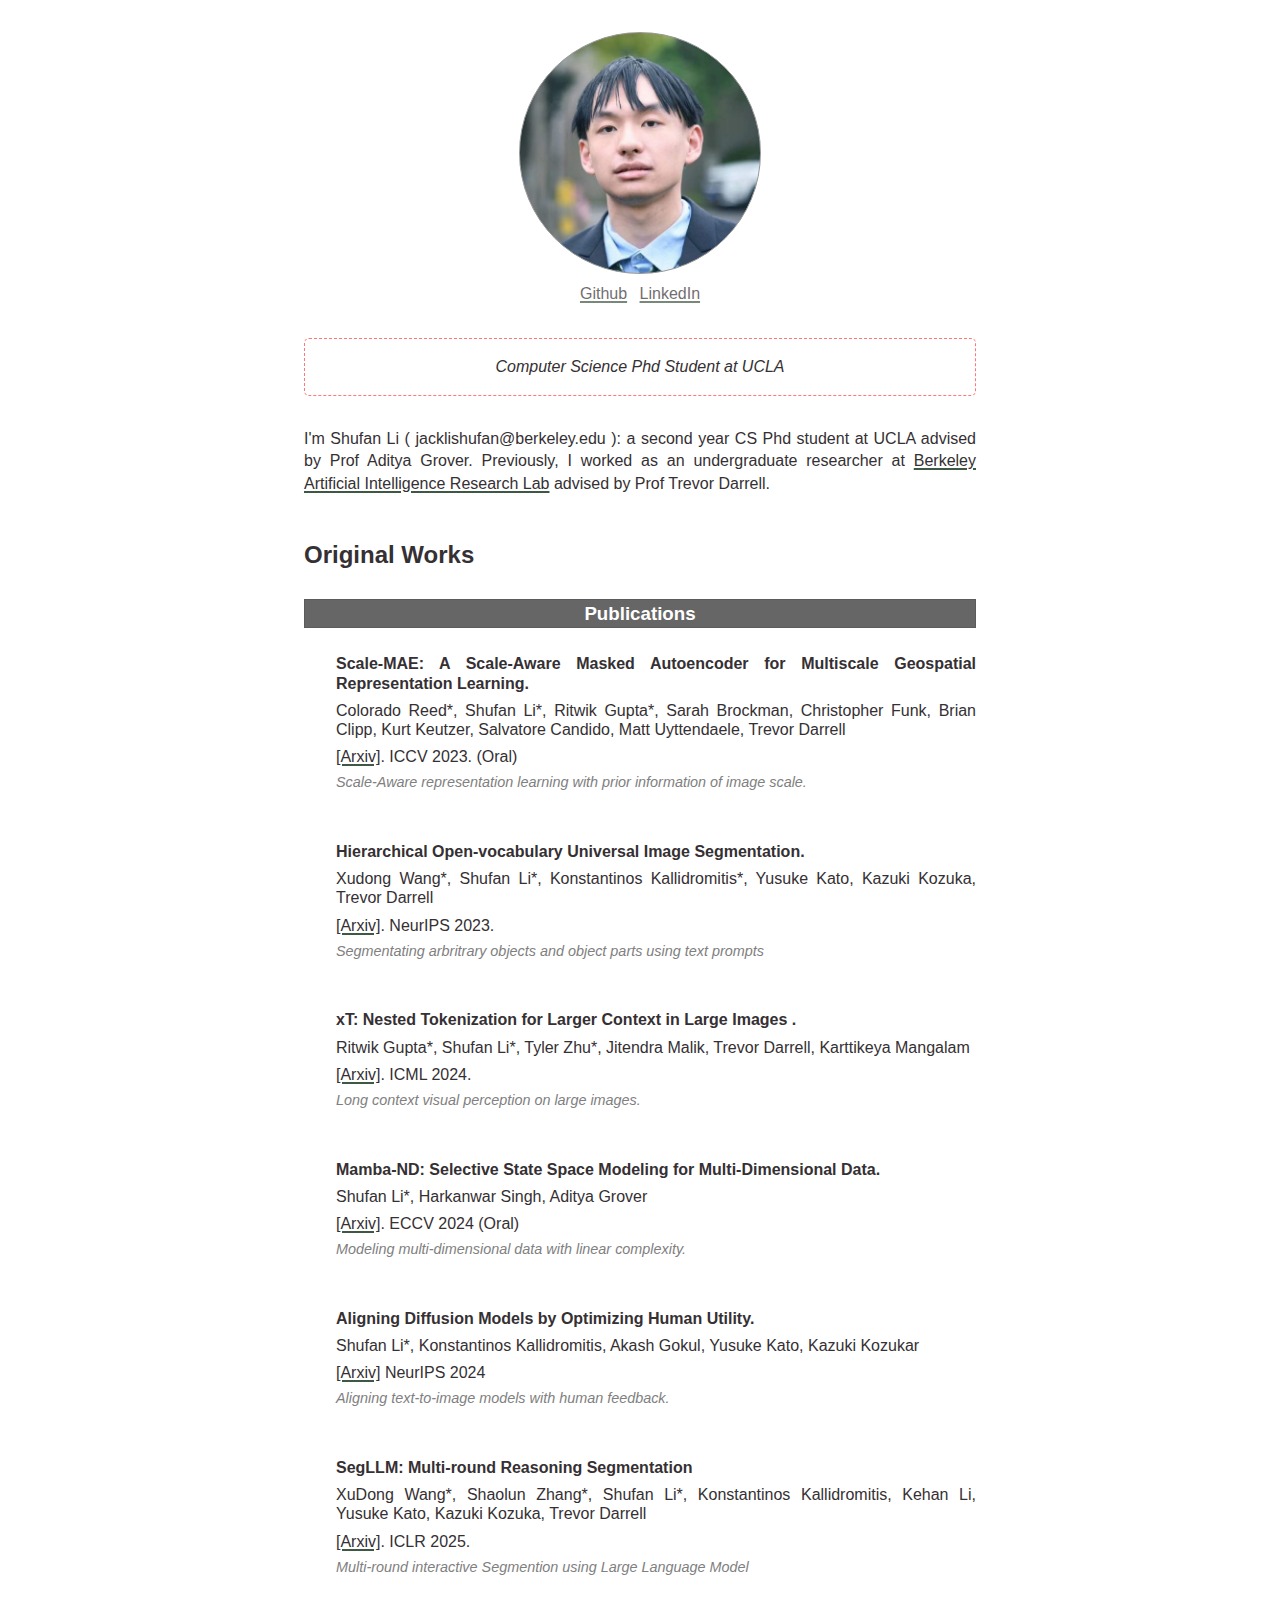
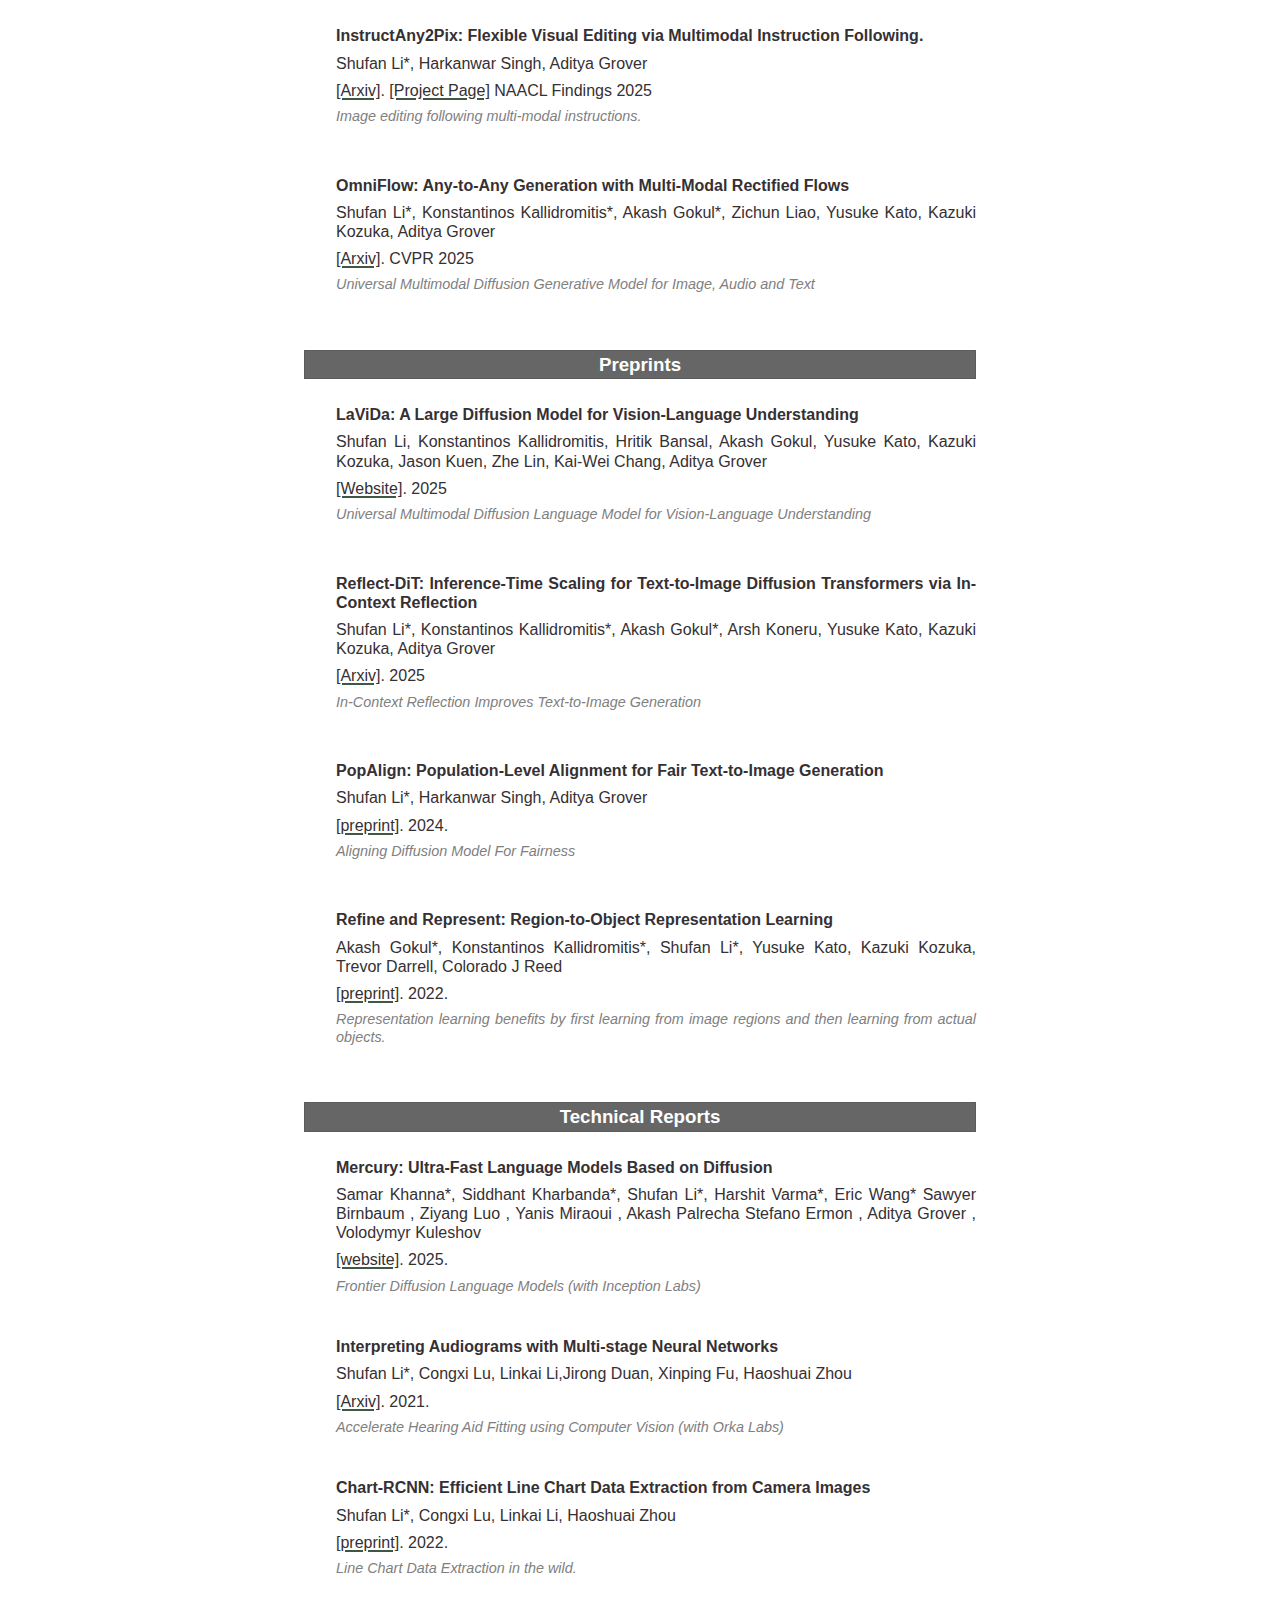
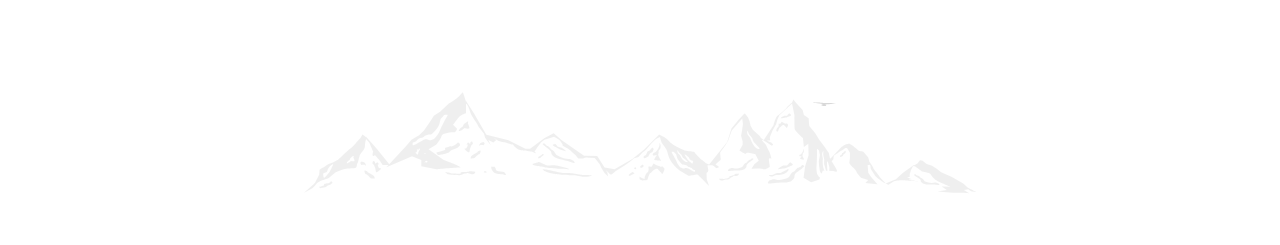
<file: index.html>
<!DOCTYPE html>
<html lang="en">

<head>
    <meta name="viewport" content="width=device-width">
    <meta name="author" content="Shufan Li" />
    <link rel="shortcut icon" href="static/img/favicon.png">
    <title>Shufan Li</title>
    <meta property="og:title" content="Shufan Li" />
    <meta property="og:type" content="website" />
    <meta name="description"
        content="Shufanf Li is an Undergraduate Researcher at Berkeley AI Research " />
    <link rel="stylesheet" href="style.css?v=0">
    <!-- Google tag (gtag.js) -->
<script async src="https://www.googletagmanager.com/gtag/js?id=G-DKBNG2L6TW"></script>
<script>
  window.dataLayer = window.dataLayer || [];
  function gtag(){dataLayer.push(arguments);}
  gtag('js', new Date());

  gtag('config', 'G-DKBNG2L6TW');
</script>
</head> 

<body class="site">
    <div class="site-content">
        <div class="intro column profile">
            <div class="profile-img">
            </div>
            <div class="social-links">
                <!-- <a href="static/cv.pdf?date=2022-11-25" target="_blank" class="cv-link">
                    CV
                </a> -->
                <!-- GitHub-Mark-64px.png -->
                <a href="https://github.com/jacklishufan/d">
                    Github
                </a>

                <a href="linkedin.com/in/shufan-li-126b70187/">
                    LinkedIn
                </a>
            </div>

            <div class="call-for-job">
                Computer Science Phd Student at UCLA
            </div>
            <div class="profile-text">
                <p class="answer">
                    I'm Shufan Li ( jacklishufan@berkeley.edu ): a second year CS Phd student at UCLA advised by Prof Aditya Grover. Previously,  I worked as an undergraduate researcher at <a href="https://bair.berkeley.edu/">Berkeley Artificial Intelligence Research Lab</a> advised by Prof Trevor Darrell.
                </p>
                <input type="checkbox" id="tog" style="display: none" />

            </div>
        </div>

        <div class="section publications">
            <h2>Original Works</h2>
            <h3>Publications</h3>
            <ul>
                <li>
                    <div class="pub-wrap">
                        <!-- <div class="pub-img">
                            <picture>
                                <source srcset="static/img/pubimg/r2o.png" />
                                <img src="static/img/pubimg/r2o.png" alt="r2o teaser image">
                            </picture>

                        </div> -->
                        <div class="pub">
                            <div class="title">Scale-MAE: A Scale-Aware Masked Autoencoder for Multiscale Geospatial Representation Learning.</div>
                            <div>Colorado Reed*, Shufan Li*, Ritwik Gupta*, Sarah Brockman, Christopher Funk, Brian Clipp, Kurt Keutzer, Salvatore Candido, Matt Uyttendaele, Trevor Darrell</div>
                            <div><a href="https://arxiv.org/abs/2212.14532">[Arxiv]</a>. ICCV 2023.  (Oral)</div>
                            <div class="tldr">Scale-Aware representation learning with prior information of image scale. </div>
                        </div>
                        
                    </div>
                </li>
                <li>
                    <div class="pub-wrap">
                        <!-- <div class="pub-img">
                            <picture>
                                <source srcset="static/img/pubimg/r2o.png" />
                                <img src="static/img/pubimg/r2o.png" alt="r2o teaser image">
                            </picture>

                        </div> -->
                        <div class="pub">
                            <div class="title">Hierarchical Open-vocabulary Universal Image Segmentation.</div>
                            <div>Xudong Wang*, Shufan Li*, Konstantinos Kallidromitis*, Yusuke Kato, Kazuki Kozuka, Trevor Darrell</div>
                            <div><a href="https://arxiv.org/abs/2212.14532">[Arxiv]</a>. NeurIPS 2023.</div>
                            <div class="tldr">Segmentating arbritrary objects and object parts using text prompts </div>
                        </div>
                        
                    </div>
                </li>

                <li>
                    <div class="pub-wrap">
                        <!-- <div class="pub-img">
                            <picture>
                                <source srcset="static/img/pubimg/r2o.png" />
                                <img src="static/img/pubimg/r2o.png" alt="r2o teaser image">
                            </picture>

                        </div> -->
                        <div class="pub">
                            <div class="title">xT: Nested Tokenization for Larger Context in Large Images . </div>
                            <div>Ritwik Gupta*, Shufan Li*, Tyler Zhu*, Jitendra Malik, Trevor Darrell, Karttikeya Mangalam</div>
                            <div><a href="https://arxiv.org/abs/2403.01915">[Arxiv]</a>. ICML 2024.</div>
                            <div class="tldr">Long context visual perception on large images.</div>
                        </div>
                        
                    </div>
                </li>
                <li>
                    <div class="pub-wrap">
                        <!-- <div class="pub-img">
                            <picture>
                                <source srcset="static/img/pubimg/r2o.png" />
                                <img src="static/img/pubimg/r2o.png" alt="r2o teaser image">
                            </picture>

                        </div> -->
                        <div class="pub">
                            <div class="title">Mamba-ND: Selective State Space Modeling for Multi-Dimensional Data.</div>
                            <div>Shufan Li*, Harkanwar Singh, Aditya Grover</div>
                            <div><a href="https://arxiv.org/abs/2402.05892">[Arxiv]</a>. ECCV 2024 (Oral) </a></div>
                            <div class="tldr">Modeling multi-dimensional data with linear complexity.</div>
                        </div>
                        
                    </div>
                </li>
                <li>
                    <div class="pub-wrap">
                        <!-- <div class="pub-img">
                            <picture>
                                <source srcset="static/img/pubimg/r2o.png" />
                                <img src="static/img/pubimg/r2o.png" alt="r2o teaser image">
                            </picture>

                        </div> -->
                        <div class="pub">
                            <div class="title">Aligning Diffusion Models by Optimizing Human Utility.</div>
                            <div>Shufan Li*, Konstantinos Kallidromitis, Akash Gokul, Yusuke Kato, Kazuki Kozukar</div>
                            <div><a href="https://arxiv.org/abs/2404.04465">[Arxiv]</a> NeurIPS 2024 </a></div>
                            <div class="tldr">Aligning text-to-image models with human feedback.</div>
                        </div>
                        
                    </div>
                </li>
                <li>
                    <div class="pub-wrap">
                        <!-- <div class="pub-img">
                            <picture>
                                <source srcset="static/img/pubimg/r2o.png" />
                                <img src="static/img/pubimg/r2o.png" alt="r2o teaser image">
                            </picture>

                        </div> -->
                        <div class="pub">
                            <div class="title">SegLLM: Multi-round Reasoning Segmentation</div>
                            <div>
                                XuDong Wang*, Shaolun Zhang*, Shufan Li*, Konstantinos Kallidromitis, Kehan Li, Yusuke Kato, Kazuki Kozuka, Trevor Darrell
                            </div>
                            <div><a href="https://arxiv.org/abs/2410.18923">[Arxiv]</a>. ICLR 2025.</div>
                            <div class="tldr">Multi-round interactive Segmention using Large Language Model</div>
                        </div>
                    </div>
                </li>

                <li>
                    <div class="pub-wrap">
                        <!-- <div class="pub-img">
                            <picture>
                                <source srcset="static/img/pubimg/r2o.png" />
                                <img src="static/img/pubimg/r2o.png" alt="r2o teaser image">
                            </picture>

                        </div> -->
                        <div class="pub">
                            <div class="title">InstructAny2Pix: Flexible Visual Editing via Multimodal Instruction Following.</div>
                            <div>Shufan Li*, Harkanwar Singh, Aditya Grover</div>
                            <div><a href="https://arxiv.org/abs/2312.06738">[Arxiv]</a>. <a href="https://homepage.jackli.org/projects/instructany2pix.html">[Project Page]</a> NAACL Findings 2025</div>
                            <div class="tldr">Image editing following multi-modal instructions.</div>
                        </div>
                        
                    </div>
                </li>

                <li>
                    <div class="pub-wrap">
                        <!-- <div class="pub-img">
                            <picture>
                                <source srcset="static/img/pubimg/r2o.png" />
                                <img src="static/img/pubimg/r2o.png" alt="r2o teaser image">
                            </picture>

                        </div> -->
                        <div class="pub">
                            <div class="title">OmniFlow: Any-to-Any Generation with Multi-Modal Rectified Flows</div>
                            <div>Shufan Li*, Konstantinos Kallidromitis*, Akash Gokul*, Zichun Liao, Yusuke Kato, Kazuki Kozuka, Aditya Grover</div>
                            <div><a href="https://arxiv.org/abs/2412.01169">[Arxiv]</a>. CVPR 2025</div>
                            <div class="tldr">Universal Multimodal Diffusion Generative Model for Image, Audio and Text</div>
                        </div>
                        
                    </div>
                </li>

            </ul>
            <h3>Preprints</h3>
            <ul>


                                <li>
                    <div class="pub-wrap">
                        <!-- <div class="pub-img">
                            <picture>
                                <source srcset="static/img/pubimg/r2o.png" />
                                <img src="static/img/pubimg/r2o.png" alt="r2o teaser image">
                            </picture>

                        </div> -->
                        <div class="pub">
                            <div class="title">LaViDa: A Large Diffusion Model for Vision-Language Understanding</div>
                            <div>Shufan Li, Konstantinos Kallidromitis,  Hritik Bansal,  Akash Gokul,  Yusuke Kato,  Kazuki Kozuka,
Jason Kuen,  Zhe Lin,  Kai-Wei Chang,  Aditya Grover</div>
                            <div><a href="https://homepage.jackli.org/projects/lavida/index.html">[Website]</a>.  2025</div>
                            <div class="tldr">Universal Multimodal Diffusion Language Model for Vision-Language Understanding</div>
                        </div>
                        
                    </div>
                </li>

                                <li>
                    <div class="pub-wrap">
                        <!-- <div class="pub-img">
                            <picture>
                                <source srcset="static/img/pubimg/r2o.png" />
                                <img src="static/img/pubimg/r2o.png" alt="r2o teaser image">
                            </picture>

                        </div> -->
                        <div class="pub">
                            <div class="title">Reflect-DiT: Inference-Time Scaling for Text-to-Image Diffusion Transformers via In-Context Reflection</div>
                            <div>Shufan Li*, Konstantinos Kallidromitis*, Akash Gokul*, Arsh Koneru, Yusuke Kato, Kazuki Kozuka, Aditya Grover</div>
                            <div><a href="https://arxiv.org/abs/2503.12271">[Arxiv]</a>.  2025</div>
                            <div class="tldr">In-Context Reflection Improves Text-to-Image Generation</div>
                        </div>
                        
                    </div>
                </li>


                

 
                <li>
                    <div class="pub-wrap">
                        <!-- <div class="pub-img">
                            <picture>
                                <source srcset="static/img/pubimg/r2o.png" />
                                <img src="static/img/pubimg/r2o.png" alt="r2o teaser image">
                            </picture>

                        </div> -->
                        <div class="pub">
                            <div class="title">PopAlign: Population-Level Alignment for Fair Text-to-Image Generation</div>
                            <div>Shufan Li*, Harkanwar Singh, Aditya Grover</div>
                            <div><a href="https://arxiv.org/abs/2406.19668">[preprint]</a>. 2024.</div>
                            <div class="tldr">Aligning Diffusion Model For Fairness</div>
                        </div>
                    </div>
                </li>





                <li>
                    <div class="pub-wrap">
                        <!-- <div class="pub-img">
                            <picture>
                                <source srcset="static/img/pubimg/r2o.png" />
                                <img src="static/img/pubimg/r2o.png" alt="r2o teaser image">
                            </picture>

                        </div> -->
                        <div class="pub">
                            <div class="title">Refine and Represent: Region-to-Object Representation Learning</div>
                            <div>Akash Gokul*, Konstantinos Kallidromitis*, Shufan Li*, Yusuke Kato, Kazuki Kozuka, Trevor Darrell, Colorado J Reed</div>
                            <div><a href="https://arxiv.org/abs/2208.11821">[preprint]</a>. 2022.</div>
                            <div class="tldr">Representation learning benefits by first learning from image regions and then learning from actual objects.</div>
                        </div>
                    </div>
                </li>


		
            </ul>
            <h3>Technical Reports</h3>
            <ul>
                                <li>
                <div class="pub">
                    <div class="title">Mercury: Ultra-Fast Language Models Based on Diffusion</div>
                    <div>Samar Khanna*, Siddhant Kharbanda*, Shufan Li*, Harshit Varma*, Eric Wang*
Sawyer Birnbaum
, Ziyang Luo
, Yanis Miraoui
, Akash Palrecha
Stefano Ermon
, Aditya Grover
, Volodymyr Kuleshov</div>
                    <div><a href="https://www.inceptionlabs.ai/introducing-mercury">[website]</a>. 2025.</div>
                    <div class="tldr"> Frontier Diffusion Language Models (with Inception Labs)</div>
                </div>
                </li>
                
                <li>
                <div class="pub">
                    <div class="title">Interpreting Audiograms with Multi-stage Neural Networks</div>
                    <div>Shufan Li*, Congxi Lu, Linkai Li,Jirong Duan, Xinping Fu, Haoshuai Zhou</div>
                    <div><a href="https://arxiv.org/abs/2112.09357">[Arxiv]</a>. 2021.</div>
                    <div class="tldr"> Accelerate Hearing Aid Fitting using Computer Vision (with Orka Labs)</div>
                </div>
                </li>
                <li>
                    <div class="pub-wrap">
                        <!-- <div class="pub-img">
                            <picture>
                                <source srcset="static/img/pubimg/r2o.png" />
                                <img src="static/img/pubimg/r2o.png" alt="r2o teaser image">
                            </picture>

                        </div> -->
                        <div class="pub">
                            <div class="title">Chart-RCNN: Efficient Line Chart Data Extraction from Camera Images</div>
                            <div>Shufan Li*, Congxi Lu, Linkai Li, Haoshuai Zhou</div>
                            <div><a href="https://arxiv.org/abs/2211.14362">[preprint]</a>. 2022.</div>
                            <div class="tldr"> Line Chart Data Extraction in the wild. </div>
                        </div>
                        
                    </div>
                </li>
            </ul>
        </div>


    </div>

    <footer>
        <svg xmlns:dc="http://purl.org/dc/elements/1.1/" xmlns:cc="http://creativecommons.org/ns#"
            xmlns:rdf="http://www.w3.org/1999/02/22-rdf-syntax-ns#" xmlns:svg="http://www.w3.org/2000/svg"
            xmlns="http://www.w3.org/2000/svg" viewBox="0 0 8038 1365" version="1.1" width="8038" height="1365"
            id="svg3970">
            <defs id="defs3972" />
            <metadata id="metadata3975">
                <rdf:RDF>
                    <cc:Work rdf:about="">
                        <dc:format>image/svg+xml</dc:format>
                        <dc:type rdf:resource="http://purl.org/dc/dcmitype/StillImage" />
                        <dc:title></dc:title>
                    </cc:Work>
                </rdf:RDF>
            </metadata>
            <g transform="matrix(1.2873563,0,0,1.2873563,1234.8218,13504.987)" id="layer1">
                <g transform="matrix(0.54177015,0,0,0.54177015,-439.5304,-9240.2797)" id="g4285">
                    <g transform="matrix(0.77056956,0,0,0.77056956,-220.06783,-550.41567)" id="g4006">
                        <path
                            d="m 2576.4502,-1995.1488 c 0,0 -99.4094,109.0766 -139.1352,138.7653 -39.7247,29.6884 -178.636,118.6897 -178.636,118.6897 l -188.7313,178.3548 -139.1353,88.9485 -69.3477,109.1047 -149.0098,217.9622 -109.2886,108.9979 -168.7607,98.96545 -129.2594,148.66629 -366.929,395.58104 -278.48892,-342.87038 -238.32759,-268.5878 -4.38911,4.37783 -75.05434,-54.40513 -39.72103,69.4622 c 0,0 -89.53419,94.14945 -129.25872,148.66632 -39.72734,54.51757 -114.195333,103.93396 -158.885523,143.54053 -44.693009,39.60726 -69.481257,59.42143 -104.241546,94.08901 -34.759581,34.66758 -109.288641,103.95081 -109.288641,103.95081 0,0 -158.79985,84.14997 -193.55944,89.02364 -34.76029,4.87366 -119.21506,78.93293 -149.01039,93.75054 -29.79323,14.81831 -69.56693,44.58414 -69.56693,44.58414 l -9.87512,109.26268 -91.73296,175.539527 -37.30667,42.475276 -208.70218,183.349327 184.34231,-102.65443 56.18052,-52.52037 46.7436,-58.469874 c 36.45061,-24.1386416 75.68427,-48.72816 90.19639,-53.527381 29.79464,-9.851957 79.46384,-24.69484 134.08745,-44.412807 54.6215,-19.717253 104.26332,-74.195488 158.88552,-118.741738 54.6215,-44.54622 243.315709,-103.67692 292.9722605,-108.51055 49.6572605,-4.83363 124.1512195,-9.62723 173.8084595,-14.46157 49.65656,-4.83362 29.73424,-69.32043 49.59685,-99.06169 19.86334,-29.74126 29.79113,-109.17981 39.72103,-133.98139 9.93202,-24.8023 9.98398,-59.55346 29.84589,-79.36411 19.86475,-19.80995 74.42093,-84.28834 89.31862,-123.97425 14.89695,-39.68593 9.95729,-84.29606 14.92294,-114.07664 3.22547,-19.34646 12.89061,-59.95237 20.62878,-91.67749 l 74.17583,81.39503 84.27079,200.36712 c 0,0 -24.57899,70.16033 -7.02258,87.7631 17.55642,17.60346 45.64668,-13.92365 45.64668,-13.92365 0,0 112.36102,123.19333 122.89487,144.28912 10.53387,21.09579 49.15796,73.86755 49.15796,73.86755 l 130.13653,3.6377 -48.06033,51.88269 571.02234,-246.90634 208.4823,79.99615 0,139.13455 337.741,70.46442 c 0,0 407.1326,-38.63957 516.3785,-38.34954 109.245,0.28793 -357.4928,-169.9299 -357.4928,-169.9299 l -337.7411,-239.22577 168.9803,-98.74427 c 0,0 99.3005,-109.01686 119.1646,-188.41547 19.8613,-79.3984 228.392,-88.9309 278.0493,-88.7988 49.6565,0.1334 69.5676,-79.2582 69.5676,-79.2582 l -89.5376,-89.5559 c 0,0 79.6021,-108.9614 129.2586,-168.418 49.6573,-59.4564 158.8855,-89.1155 158.8855,-89.1155 l 0,-207.8237 c 15.5964,9.8492 27.9863,18.522 29.6268,21.8044 4.9649,9.9446 34.768,64.6082 47.1826,104.3664 12.4145,39.759 32.2728,96.96 39.7217,109.3941 7.4474,12.4341 69.5669,116.9347 69.5669,116.9347 l 47.1833,69.4736 c 0,0 39.8017,67.2158 44.7687,84.6093 4.965,17.3927 64.4504,77.1435 66.9334,87.0819 2.4824,9.9376 52.2305,62.2445 52.2305,62.2445 l 29.8457,101.90651 c 0,0 32.1473,44.75478 52.0114,72.11963 19.8627,27.36338 89.4302,119.48755 69.567,84.67459 -19.8629,-34.81224 -49.5971,-109.42002 -49.5971,-109.42002 l 109.2888,54.93406 66.9334,-52.05201 c 0,0 -94.3874,-99.61646 -22.3836,-29.90554 72.0016,69.71093 213.5293,80.00947 213.5293,80.00947 l 154.0577,50.22608 c 0,0 12.2592,-24.92101 37.0883,12.38781 24.8268,37.30877 72.1012,72.28044 99.4125,92.21542 27.3116,19.93565 129.0397,30.18859 129.0397,30.18859 0,0 32.3806,-9.84493 59.6921,0.1615 27.3113,10.00434 101.7028,12.57248 114.1165,20.05433 12.4146,7.48185 74.6148,32.45829 74.6148,32.45829 0,0 34.716,12.64413 17.3373,-4.78236 -17.3816,-17.42579 -27.4324,-42.42752 -27.4324,-42.42752 l 22.3846,-12.2298 37.3074,-64.6406 84.2707,-108.84485 74.6146,-61.90809 219.0163,-67.94889 c 0,0 118.6696,66.23822 128.6007,81.16185 9.9314,14.92362 57.0585,82.22792 57.0585,82.22792 l 2.6334,33.25672 c 0,0 163.67,93.69857 181.0508,113.60756 17.3788,19.90895 87.0109,77.14778 106.8742,97.06376 19.8626,19.9153 49.6221,72.26359 64.5199,74.78609 14.8969,2.52252 101.8271,2.68404 101.8271,2.68404 0,0 34.8088,-27.18856 69.5668,-24.6134 34.7611,2.57517 69.3746,10.05983 84.2709,10.09917 l 106.8751,0.2809 c 0,0 101.7718,122.02478 111.7023,139.4316 9.9319,17.40614 34.631,87.03485 52.0114,109.4263 17.3801,22.39215 42.3116,74.46517 59.6917,91.89096 17.3794,17.42649 71.9811,67.34429 71.9811,67.34429 l -17.3365,-91.99771 c 0,0 -64.4988,-79.66116 -9.8759,-22.4104 54.6229,57.25075 79.3873,74.7566 89.3179,77.26576 9.9321,2.50916 52.0112,-29.70755 52.0112,-29.70755 0,0 42.2991,-34.50538 52.2305,-44.4107 9.9312,-9.90533 42.1352,-27.31988 42.1352,-27.31988 l 151.6438,-96.37696 133.867,-94.01037 86.9043,-69.3366 97,-29.58818 84.2706,-96.55603 57.2775,-41.983 c 0,0 44.6313,-37.06368 49.5968,-49.46483 4.9657,-12.40115 37.1136,-47.11019 52.0114,-61.96781 14.8961,-14.85765 52.3369,-57.02674 72.2002,-76.83739 19.8627,-19.80995 47.0723,-44.46265 66.9336,-66.75579 16.5304,-18.55227 75.1568,-44.52521 95.2443,-53.07445 l 37.0874,126.0656 c 0,0 98.3159,126.66736 119.3835,179.39277 21.0678,52.72474 31.6015,130.00102 73.7372,207.3616 42.1353,77.35986 129.9172,172.39762 196.6316,221.73255 66.7143,49.33562 210.677,126.96585 224.7221,130.51436 14.0451,3.54849 175.5641,-41.66909 193.1205,-24.06562 17.5565,17.60275 108.8498,105.627082 129.9176,130.26224 21.0675,24.6351583 119.3834,123.212298 119.3834,123.212298 l -52.6693,-154.636881 -3.5111,-140.460407 c 0,0 38.624,-20.96517 38.624,-52.56671 0,-20.37316 -11.4544,-72.46374 -19.7509,-108.2437 l 5.047,-3.93684 c 0,0 96.889,-4.70863 116.7502,0.30899 19.8642,5.01832 79.4435,59.68337 79.4435,59.68337 0,0 62.1616,-12.30073 52.2296,-29.70684 -9.9304,-17.40684 -74.6147,-52.20927 -74.6147,-52.20927 l 59.6917,-54.48596 c 0,0 64.4384,-49.45149 59.4727,-64.3618 -4.9656,-14.91032 -14.923,-146.63536 -14.923,-146.63536 l 114.3359,-158.58215 59.4727,-94.20773 84.4899,-238.10348 234.3779,-268.6497 16.4595,125.3528 -21.0677,147.4184 -21.0675,112.3048 35.1129,126.49958 0,77.24823 -70.2258,126.21938 c 0,0 154.4961,105.74856 147.4738,63.59492 -7.0222,-42.15436 203.6542,14.58586 203.6542,14.58586 l 77.2488,147.67893 -98.3163,76.98695 -63.2028,105.17063 126.4063,-6.68689 c 0,0 133.4284,14.39976 168.5412,14.49316 35.1129,0.0913 112.3609,-55.88206 112.3609,-55.88206 0,0 -21.0676,-133.48489 -21.0676,-168.59769 0,-35.11283 56.1805,-13.89555 56.1805,-13.89555 0,0 -28.0907,-119.45875 -49.1582,-154.62706 -21.0675,-35.16901 -77.248,-154.70146 -77.248,-154.70146 l -63.2027,-70.39353 -23.0423,-39.34388 c 16.2794,4.88982 31.9611,10.80486 42.3543,18.10765 24.8284,17.44621 62.0196,37.51107 96.7792,59.94887 34.7606,22.43781 72.0631,42.2709 77.0288,52.21556 4.9657,9.94466 39.6401,-14.76213 34.6744,-24.70606 -4.9656,-9.9447 -44.7127,-42.33629 -54.6449,-47.32858 -9.9305,-4.99168 -94.2581,-37.55744 -74.3946,-37.50472 19.8627,0.0704 66.9338,-7.28382 66.9338,-7.28382 0,0 -9.8756,-22.35491 -9.8756,-32.28624 l 0,-42.13537 59.6916,-143.80381 81.8569,-146.3784 c 0,0 22.3838,-74.2804 22.3838,-84.2118 0,-9.9313 47.1834,-109.163 47.1834,-109.163 l 283.0971,-258.4247 52.23,254.268 c 0,0 0,266.8576 7.0231,309.0113 7.0222,42.1543 182.5864,204.13954 182.5864,204.13954 l 21.068,196.68728 98.315,-69.96443 7.023,252.83131 -77.248,245.58469 -35.113,259.741478 168.542,98.76324 182.587,-62.717817 16.019,-40.995624 c -6.579,-2.113097 -12.613,-3.988115 -16.019,-5.309768 -11.146,-4.324489 -41.271,-60.876499 -47.842,-75.180769 -6.571,-14.30284 -20.655,-120.18908 -16.239,-166.17072 4.414,-45.97955 7.672,-102.81105 8.559,-139.9892 0.883,-37.17886 5.192,-120.46296 2.633,-200.79478 -1.121,-35.14512 1.89,-47.24782 7.241,-48.48027 6.881,-1.58429 17.807,14.77126 30.065,23.3423 21.796,15.23687 9.802,49.29559 24.141,87.40706 14.337,38.11285 -17.687,106.79354 -19.312,166.51552 -1.626,59.7213 9.318,129.28612 20.628,194.93094 8.41,48.7998 24.397,55.28865 42.576,71.21653 l 24.797,-62.91797 37.088,1.19595 c -3.95,-7.02819 -7.977,-14.5936 -11.631,-22.41531 -10.702,-22.91324 -14.228,-39.41415 -17.118,-51.83708 -2.888,-12.42221 -8.724,-61.25362 -9.875,-84.07764 -1.151,-22.82335 -1.354,-58.80765 -0.66,-68.03249 0.695,-9.22485 2.984,-39.56864 2.633,-47.6151 -0.351,-8.04786 -17.927,-78.60357 -17.336,-86.51099 0.597,-7.90529 3.414,-46.01323 18.434,-67.76282 3.753,-5.43758 6.194,-7.80065 7.681,-8.09982 4.459,-0.89747 0.709,16.35906 1.756,21.51151 1.393,6.86879 -3.935,53.8659 1.096,75.93429 5.031,22.06982 20.81,77.80089 19.971,101.66074 0,0 -2.763,36.9984 -2.854,63.63428 -0.09,26.63729 2.399,30.82695 5.487,40.61429 3.088,9.78735 21.383,72.63368 33.138,119.69049 1.589,6.36103 2.222,9.82246 3.292,14.49316 l 33.576,0.96702 c -2.729,-11.80493 -5.023,-22.5312 -5.267,-28.10431 -0.702,-16.09501 -5.512,-80.84026 -5.267,-96.79342 0.246,-15.95457 -2.772,-76.3465 0.66,-83.83046 0.429,-0.93538 1.072,-1.28161 1.975,-1.09199 6.331,1.32514 22.907,28.30023 28.53,53.6229 6.425,28.93857 17.686,54.63484 20.628,79.05862 2.943,24.42377 -1.517,34.28275 -2.853,64.73189 -0.245,5.65455 -0.196,10.04649 0,13.82532 l 88.661,2.86942 c 0,0 84.27,35.33614 84.27,0.22472 0,-24.42939 -74.096,-143.20343 -119.602,-213.84762 21.31,-22.32333 40.379,-45.89667 40.379,-51.02594 0,-9.93133 2.577,-74.47011 12.509,-79.40977 9.931,-4.93897 91.733,-61.86175 91.733,-61.86175 0,0 34.85,-29.76654 52.229,-37.16904 17.38,-7.40249 54.645,-27.06707 54.645,-27.06707 l 53.327,-38.48225 28.529,-2.33851 16.68,12.55353 57.497,92.10445 0,119.38358 -14.045,112.32311 c 0,0 21.067,49.21413 70.225,84.45758 49.157,35.24344 84.27,91.51736 98.316,126.6674 14.045,35.15004 91.293,112.603302 91.293,112.603302 l 161.519,49.587026 -63.203,70.057819 266.857,28.79882 -140.451,-161.891877 -63.203,-98.48374 -14.046,-168.57875 35.113,0.0913 1.318,-11.40816 c 16.071,11.99244 26.806,21.63582 27.431,26.62675 2.483,19.86965 -0.07,62.22625 17.337,89.58406 17.38,27.35709 82.091,116.85617 89.538,136.73845 7.448,19.88299 213.53,159.452939 213.53,159.452939 l 76.809,34.877565 126.625,-76.472914 c 0,0 84.526,-22.159696 146.597,-21.994672 62.072,0.168516 394.813,28.2608954 402.261,28.2805745 7.448,0 -228.41,-42.6733225 -245.789,-45.2021465 -17.382,-2.528828 89.318,-7.224108 89.318,-7.224108 l -104.241,-39.998417 59.472,-9.936931 2.633,-71.97426 c 0,0 17.199,-44.46056 22.165,-61.82736 4.966,-17.3668 49.816,-106.74229 49.816,-106.74229 l 43.892,2.75004 c 46.212,34.18796 161.079,118.05563 161.079,118.05563 0,0 168.541,28.53761 182.587,56.66579 14.045,28.12747 56.18,77.397081 105.339,119.663067 49.158,42.266019 344.105,162.432613 344.105,162.432613 l -196.631,-7.54433 112.36,77.54667 -203.654,34.57139 344.106,29.00457 175.565,0.46351 c 28.089,0.0773 189.608,14.54864 189.608,14.54864 l -126.406,-77.58389 93.268,-16.21158 c 0.217,0 3.73,0.44945 3.73,0.44945 0,0 66.961,44.80886 81.858,49.81456 14.897,5.00496 91.952,10.11951 91.952,10.11951 0,0 -111.882,-58.19389 -188.512,-98.15791 l -96.341,-86.497613 -98.314,-56.441764 -154.498,-91.703443 -238.767,-105.9726 -91.293,-70.46863 -112.362,-70.5241 -119.383,-42.45209 -91.293,-70.46793 -56.181,-14.19472 -56.181,77.09934 -68.03,36.90708 c -11.077,-1.05057 -19.312,-1.58779 -19.312,-1.58779 l -233.28,168.14129 -158.887,143.541214 -228.452,93.758947 c 0,0 -114.332,-109.558307 -154.058,-174.217871 -39.726,-64.65955 -114.062,-139.35156 -123.991,-174.13783 -5.395,-18.89421 -47.225,-81.40486 -84.491,-134.97018 l -25.018,-93.77369 c 0,0 -98.316,-126.66741 -126.406,-133.7644 -28.091,-7.09703 -63.204,-0.16852 -91.294,-21.30999 -28.09,-21.14212 -126.406,-105.67414 -126.406,-105.67414 l -84.27,-49.38193 -30.944,15.27966 c -3.888,-2.23878 -7.312,-3.71986 -9.656,-4.19529 -24.829,-5.0317 -131.672,68.99811 -131.672,68.99811 l -238.33,252.61847 c 0,0 -6.134,-3.31815 -14.703,-8.3786 l -24.14,-114.83928 -112.361,-161.81746 -105.338,-140.73084 -84.271,-133.65275 -133.429,-161.8737 -14.045,-175.6012 -105.338,-70.5051 -28.091,-112.4355 -77.248,-84.4765 -91.2932,-98.5582 -35.1128,-49.2514 -35.1129,70.1329 0.6602,3.0738 c -15.2684,12.5255 -104.3486,85.9639 -113.4587,104.1594 -9.9313,19.8367 -143.9835,143.7132 -198.6076,178.3282 -54.6206,34.6149 -94.3642,208.2316 -94.3642,208.2316 l -218.5782,337.16112 -65.1783,-42.96686 -26.7736,-45.49856 -154.4959,-140.8613 -49.1583,-91.4241 -21.0675,-91.3488 -35.1129,-91.3865 -70.2257,-84.4577 -5.9252,6.5681 -3.2919,-7.6896 -129.9173,135.7166 -158.8857,198.1852 -94.3657,297.76945 -402.0417,500.3872 c 0,0 -33.3243,-12.86743 -71.7622,-28.71948 -27.9512,-23.05577 -82.2166,-67.72 -95.9017,-75.96728 -17.5561,-10.58022 -140.4511,-137.3129 -147.4736,-151.37629 -7.0226,-14.06409 -14.0451,-24.61689 -35.1129,-28.18366 -21.0677,-3.56748 -186.0979,-25.07337 -200.1431,-28.62188 -14.0449,-3.5485 -238.7671,-109.48387 -256.3235,-130.59862 -17.5565,-21.11402 -49.158,-31.73218 -73.7369,-63.39902 -24.5791,-31.66614 -105.3386,-95.08412 -105.3386,-95.08412 l -120.4804,-60.4509 -6.1449,-5.9412 -332.6938,336.63794 -263.1271,208.00346 -397.2138,232.22566 -223.6246,-40.31514 -163.7141,-253.68662 -292.9721,-5.60611 -496.6269,-348.93577 -178.8562,-154.53232 -208.4825,113.78244 -315.7954,229.94828 -106.2163,2.2114 -377.4629,-189.73427 -491.5794,-120.46935 -273.2219,-472.3349 -173.8087,-273.6833 c 0,0 -5.0071,1.6314 -5.9249,1.9593 l -68.47,-205.8117 z m 7271.2063,472.2682 -11.4111,3.481 c -6.1453,7.0064 -29.8462,31.5223 -34.2351,36.778 -4.3889,5.255 -3.5111,10.5239 -23.7009,11.3484 -20.1907,0.8244 -27.2128,-2.7058 -43.0137,1.6411 -15.8009,4.347 -31.6018,16.5951 -50.036,24.4464 -18.4343,7.851 -36.8685,28.8705 -31.6009,31.5172 5.2666,2.6475 44.7684,-4.2696 55.3026,-5.1195 10.5334,-0.8504 52.6684,-9.5163 63.2027,-11.2438 10.5342,-1.7276 44.7693,-20.0713 58.8137,-24.423 14.0454,-4.352 46.5249,-22.6998 46.5249,-22.6998 0,0 7.0223,-11.3926 1.7556,-17.5516 -5.2667,-6.1587 -30.724,-20.2713 -30.724,-20.2713 z m -7624.9681,28.0284 c 17.9364,0.07 24.6191,8.1631 -4.389,54.8519 -46.4164,74.7011 -85.4421,157.5441 -104.2416,193.7216 -18.7995,36.176 -44.9121,92.9682 -63.8618,140.2813 -18.9482,47.3146 -93.9795,137.73993 -110.1657,146.30328 -16.1892,8.56325 -85.7246,39.1283 -102.486,34.62127 -16.7601,-4.50712 -69.0809,-23.85357 -82.9541,-20.62953 -13.8745,3.22472 -33.0572,0.79217 -68.47,21.3247 -35.4105,20.53254 -119.8189,71.28188 -143.5236,82.79252 -23.7011,11.51002 -65.4868,32.35088 -78.3451,29.63735 -12.8626,-2.7114 -3.2922,-60.79718 -3.2922,-60.79718 0,0 31.407,-7.96073 63.2031,-23.75308 31.7954,-15.79236 26.0045,-31.08397 46.9634,-47.05823 20.9596,-15.97349 32.4695,-17.29728 61.2276,-29.68302 28.7616,-12.38563 22.6007,8.85618 64.5206,-23.09087 41.9155,-31.94771 28.6843,-29.98071 82.7342,-46.74351 54.0499,-16.7629 80.2623,12.7698 130.1365,-41.1319 49.8742,-53.901 101.2983,-111.6792 131.2349,-169.9482 29.9337,-58.2697 25.4954,-148.3637 64.5191,-173.6371 39.0251,-25.2735 41.4942,-67.3113 77.9069,-64.9714 13.6554,0.8771 28.5193,-2.1158 39.2828,-2.0899 z m 7448.5268,161.1124 c -6.1453,9.6399 -21.9462,37.688 -25.4573,42.068 -3.5111,4.3793 -41.2574,-10.6435 -43.0129,4.2746 -1.7556,14.918 7.9,22.8444 3.5112,37.7555 -4.3889,14.9117 -4.3889,25.4455 -10.5343,30.6956 -6.1445,5.2508 -7.9,-3.5324 -23.7009,22.7607 -15.8008,26.2926 -25.4565,68.402 -14.0453,71.9441 11.412,3.5415 29.8462,17.6351 35.9906,-6.0492 6.1454,-23.685 23.7018,-71.9187 35.1129,-77.1548 11.412,-5.2367 17.5565,-18.3879 32.4796,-31.5158 14.9231,-13.1273 35.9906,-27.9948 44.7692,-26.2154 8.7779,1.7789 20.1899,0.071 25.4565,9.7235 5.2667,9.6701 18.4343,18.4834 22.8232,26.395 4.3889,7.9124 20.1897,16.7327 20.1897,16.7327 0,0 3.512,36.8776 21.0676,0.9333 17.5564,-35.9436 19.3128,-48.2288 17.5564,-54.3779 -1.7556,-6.1496 -20.1898,-29.022 -26.3342,-29.0382 -6.1445,0 -27.2129,3.439 -27.2129,3.439 0,0 -12.2889,-7.9327 -30.7231,-12.3711 -18.4343,-4.4382 -57.936,-29.9996 -57.936,-29.9996 z m -6988.1105,-9.7824 c -2.2957,-0.01 -4.7114,0.6109 -6.8028,2.3961 -8.3667,7.1483 -58.5943,45.2716 -58.5943,45.2716 -7.1721,3.5662 -28.5768,27.572 -33.3571,38.3158 -4.781,10.7438 5.9087,17.9335 -17.9961,32.2118 -23.9034,14.2791 -40.6416,22.6114 -56.1805,45.278 -15.5353,22.6675 -32.2391,47.6819 -19.0922,51.302 13.1469,3.6208 62.2233,-20.119 74.1758,-29.6486 11.9518,-9.5296 47.6924,-41.8636 54.8638,-38.2589 7.1709,3.6039 19.1878,9.609 28.7483,10.8295 9.562,1.2204 46.5716,6.2213 51.3533,1.4528 4.7801,-4.7674 26.2629,2.3723 19.0922,-31.1118 -7.1715,-33.4844 -26.1148,-69.4168 -26.1148,-69.4168 0,0 -10.9265,-20.2664 -6.1449,-25.0347 4.7804,-4.7677 9.6562,-27.4062 9.6562,-27.4062 0,0 -6.7152,-6.1624 -13.6069,-6.1806 z m 6227.9179,204.6143 c 3.7772,-0.5759 7.0857,15.9939 10.0948,19.7776 4.3767,5.5037 18.9458,54.8133 33.5765,72.0705 14.63,17.258 54.7459,58.32453 64.0814,81.80801 0,0 12.8457,37.48149 24.1392,63.0479 11.2929,25.56632 15.8897,27.73979 23.2625,34.73567 7.372,6.99517 52.8921,53.09833 85.1489,89.10513 32.2543,36.0061 27.2999,35.5075 30.0654,43.53216 2.7656,8.0247 -30.724,4.74656 -30.724,4.74656 0,0 -25.8949,-10.77751 -46.744,-24.48417 -20.8458,-13.70594 -31.6462,-26.64572 -39.9411,-36.31578 -8.2933,-9.67078 -35.3582,-52.02037 -46.3049,-72.98197 -10.9448,-20.96238 -26.3968,-55.23601 -29.626,-64.59849 -3.2284,-9.36317 -13.7548,-40.23583 -17.5565,-47.66851 -3.8052,-7.43406 -52.3152,-61.46921 -55.0834,-69.49461 -2.7638,-8.0246 -16.0844,-46.6685 -9.8748,-79.0298 1.9382,-10.1125 3.7686,-13.9868 5.486,-14.2502 z m -6134.6491,240.24965 c -11.1862,1.56818 -33.5771,11.01913 -33.5771,30.19568 0,19.17576 1.5303,24.04808 -9.6561,20.82257 -11.184,-3.22611 -28.7483,-17.633 -28.7483,-17.633 l -4.8279,-14.49665 c -19.1758,19.12531 -39.8453,39.90291 -36.6494,49.49928 3.1967,9.59632 33.4752,-9.51487 19.0929,28.79952 -14.3828,38.31442 -14.3659,38.24841 -28.7488,52.59268 -14.3823,14.34431 -63.8365,-8.10754 -19.0924,38.35375 44.745,46.46198 76.6571,62.42708 86.2464,48.07017 9.5863,-14.35626 11.2591,-76.59933 20.8478,-92.5546 9.5879,-15.95458 22.3556,-55.81184 28.7482,-63.78454 6.3934,-7.97343 30.3473,-24.00386 28.749,-36.79264 -1.5977,-12.78807 -11.1982,-44.64108 -22.3843,-43.07222 z m 253.9098,10.33022 -23.9208,12.66446 c 0,0 -35.1804,7.97064 -44.769,20.72991 -9.5879,12.75859 -14.3605,17.61969 -17.5563,31.99344 -3.1961,14.37378 1.5358,26.99754 1.5358,26.99754 0,0 22.3914,-26.93363 33.577,-26.90415 11.1869,0 28.8788,6.4411 36.8684,6.46216 7.9905,0 25.4904,6.33015 30.285,-8.03941 4.7935,-14.36959 17.5225,-31.90428 12.7282,-39.90711 -4.7944,-8.00292 -28.7483,-23.99684 -28.7483,-23.99684 z m 3922.1022,18.53678 c 0,11.90603 4.6378,53.60042 -1.3174,68.46647 -5.9523,14.86608 -22.3767,64.0149 -35.7708,77.37321 -13.3936,13.35763 -17.8583,44.41914 -47.6221,62.19885 -29.7624,17.77903 -43.177,14.94474 -55.0829,32.77152 -11.9054,17.82678 -19.4765,44.49777 16.2396,44.59255 35.7167,0.0983 71.5221,-10.17919 64.0809,1.70651 -7.4396,11.88569 -41.6207,47.55188 -46.0856,62.42217 -4.4642,14.87027 -31.2798,22.12319 5.925,37.10371 37.2049,14.98054 126.4061,18.11191 126.4061,18.11191 0,0 17.9828,9.03873 -2.8525,-25.24541 -20.8345,-34.28346 -55.0836,-98.23586 -55.0836,-111.62929 0,-13.39344 8.8736,-23.95889 11.8513,-46.27379 2.9762,-22.3149 -10.3955,-32.73989 7.4608,-53.5267 17.8597,-20.78748 26.6984,-25.08458 31.1632,-42.93102 4.4638,-17.84646 6.0971,-64.00929 4.6083,-75.91885 -1.4883,-11.90956 -23.9203,-49.22184 -23.9203,-49.22184 z m -4481.4935,-4.87998 c -9.5887,1.57235 -40.0822,38.21399 -70.4457,57.30973 -30.3604,19.09576 -60.6707,31.81783 -75.0528,33.37753 -14.3837,1.55972 -6.2992,-20.69548 -59.0338,3.13488 -52.7345,23.83039 -83.2687,14.08377 -86.4654,30.05518 -3.1959,15.97211 19.2931,32.13174 -14.2642,48.02311 -33.5609,15.89066 -76.7643,22.06278 -111.9228,36.35161 -35.1557,14.28881 -63.9574,9.55419 -67.1525,19.13367 -3.1968,9.57948 32.1078,52.7542 41.6957,52.78019 9.5886,0 119.8618,-22.16181 135.843,-25.31566 15.9798,-3.15383 89.3251,-28.48351 100.5105,-34.84597 11.1869,-6.36243 36.7899,-39.78702 67.1533,-52.49084 30.362,-12.70382 89.5489,-23.81843 111.9222,-42.93525 22.3725,-19.11683 70.2255,-52.46066 70.2255,-70.03955 0,-17.57815 -8.0289,-36.76592 -16.0206,-39.98299 -7.988,-3.21707 -26.9924,-14.55564 -26.9924,-14.55564 z m 1917.16,23.52629 c -11.9805,0.22471 -35.6683,1.5239 -34.0154,7.8098 2.2031,8.38211 29.7848,32.74129 45.2072,46.64456 15.425,13.90328 76.928,62.54718 102.2667,83.00602 25.3375,20.45881 29.82,32.88806 36.429,41.35447 6.6109,8.4671 9.8667,43.44157 12.0702,54.45719 2.2032,11.01488 45.1637,51.9473 56.1807,61.37719 11.0162,9.4292 97.0645,48.33562 135.6233,55.88206 38.5579,7.54645 85.9027,18.80783 116.7501,27.30301 30.8465,8.4952 100.2465,25.50246 166.347,47.84404 66.0998,22.3423 35.1522,-3.69175 25.2376,-26.92592 -9.9164,-23.23344 -39.6038,-20.89775 -69.3478,-43.19719 -29.7455,-22.29944 -90.2175,-11.04649 -139.7933,-24.51155 -49.575,-13.46436 -105.7866,-40.65926 -158.6656,-67.13572 -52.8807,-26.47578 -40.9242,-45.71831 -69.5679,-78.31073 -28.6427,-32.59242 -23.1216,-24.49329 -58.3749,-47.9964 -35.2532,-23.50243 -18.5845,-21.70184 -36.2097,-38.72033 -17.6267,-17.01847 -22.0951,-24.12459 -39.7218,-35.87616 -17.6267,-11.75157 -26.4701,-6.52538 -47.4022,-25.1443 -20.9316,-18.61823 -36.4297,-37.84246 -36.4297,-37.84246 0,0 -2.59,-0.0913 -6.5835,0 z m 233.72,5.66789 -1.0976,7.67853 c 0,0 -32.0137,7.04709 -38.6242,11.7473 -6.6104,4.7009 2.1946,18.00164 2.1946,18.00164 0,0 40.7484,27.46665 58.375,35.70694 17.6268,8.23957 60.517,35.93094 73.7369,40.57498 13.2199,4.64399 66.2228,24.97433 79.4429,28.74054 13.2199,3.7662 62.7381,21.78257 69.3479,20.59366 6.6102,-1.18963 -16.5873,-27.31075 -39.7211,-40.26599 -23.1352,-12.9552 -42.9339,-29.6303 -62.7648,-38.35161 -19.8289,-8.72203 -28.6489,-7.11666 -53.9853,-13.53038 -25.3397,-6.41372 -24.1183,-11.38427 -29.6269,-17.85486 -5.5085,-6.46991 -35.301,-37.71189 -43.0132,-46.41913 z m 2175.8973,80.83323 c -4.4642,5.94039 -35.6207,29.8403 -44.5492,46.18672 -8.9312,16.3464 -22.4531,22.17373 -31.3823,31.07906 -8.9291,8.90531 -34.1115,7.34349 -37.0875,13.28809 -2.9776,5.9453 2.8595,4.41017 -10.5339,25.20959 -13.3949,20.79874 -5.8911,35.84459 -25.2377,52.16292 -19.3459,16.31903 -46.0855,11.64622 -46.0855,29.5046 0,17.85838 -8.8877,43.16068 14.9229,41.73581 23.8105,-1.42488 93.7069,-39.98018 93.7069,-48.90865 0,-8.92921 -0.1069,-13.20874 10.3148,-28.06287 10.4173,-14.85413 25.277,-31.21249 40.1607,-41.59043 14.8823,-10.37726 31.2308,-10.41659 40.1597,-29.73918 8.9287,-19.32258 20.8479,-46.05045 20.8479,-53.49156 0,-7.44112 -25.2368,-37.3741 -25.2368,-37.3741 z m 3354.5907,27.34377 c 0,7.02256 2.634,31.60856 -0.877,40.37763 -3.511,8.76909 -13.168,37.71118 -21.068,45.59049 -7.901,7.87932 -10.534,26.30653 -28.091,36.79402 -17.556,10.4875 -25.456,8.7108 -32.479,19.22568 -7.022,10.51558 -11.411,26.30441 9.656,26.36061 21.068,0.0701 42.135,-6.0331 37.747,0.97753 -4.389,7.01133 -24.579,28.02565 -27.212,36.79682 -2.635,8.77121 -18.435,13.11816 3.511,21.95466 21.945,8.83649 74.614,10.73187 74.614,10.73187 0,0 10.534,5.29502 -1.755,-14.92785 -12.29,-20.22218 -32.48,-58.02183 -32.48,-65.92223 0,-7.90038 5.267,-14.03178 7.022,-27.19418 1.757,-13.16238 -6.144,-19.3282 4.39,-31.5896 10.534,-12.2614 15.8,-14.8815 18.434,-25.40833 2.634,-10.52682 3.512,-37.73645 2.634,-44.76184 -0.878,-7.02464 -14.046,-29.00528 -14.046,-29.00528 z m -8543.3879,-2.28233 c 6.1729,-0.86097 11.4075,16.7095 12.2895,23.73414 0.882,7.02468 -12.2734,15.76848 -15.8007,20.14775 -3.5275,4.37999 -10.5101,26.30653 -15.8008,35.07068 -5.2916,8.76418 -6.3386,42.99635 -11.6316,50.88271 -5.29,7.88633 -22.93,-0.93822 -47.6214,-26.46103 -24.692,-25.5221 2.8168,-13.15959 10.753,-21.0389 7.9369,-7.87931 7.8646,-7.87931 15.8008,-28.92594 7.9368,-21.04662 -8.7698,-10.55702 -10.5339,-15.82887 -1.762,-5.27185 9.6083,-16.6533 20.1898,-27.15907 l 2.6335,7.90743 c 0,0 9.6293,7.92636 15.8008,9.69813 6.1742,1.77181 5.4867,-0.86304 5.4867,-11.3969 0,-10.53385 12.2615,-15.76846 18.4343,-16.63013 z m 5747.3109,35.67462 c 3.1644,-0.37219 6.0366,10.29086 8.5585,12.75088 3.6677,3.57869 15.8294,35.59666 28.0901,46.81872 12.2616,11.22277 45.9423,37.98507 53.767,53.25139 0,0 10.7246,24.47085 20.1897,41.09115 9.4636,16.62099 13.3527,18.10628 19.5311,22.65621 6.1786,4.54991 44.29,34.27081 71.3228,57.68684 27.0305,23.41533 22.9193,23.37952 25.2376,28.59589 2.3181,5.21636 -25.676,3.00424 -25.676,3.00424 0,0 -21.8112,-6.98745 -39.2829,-15.9054 -17.4706,-8.91795 -26.6244,-17.50163 -33.576,-23.79034 -6.9518,-6.28873 -29.4515,-33.65704 -38.6243,-47.28504 -9.1728,-13.62869 -22.3128,-36.11565 -25.0185,-42.2021 -2.7043,-6.08575 -11.517,-25.93011 -14.7033,-30.76233 -3.1874,-4.83293 -43.7658,-40.1136 -46.0855,-45.33065 -2.3167,-5.21638 -13.5422,-30.34732 -8.3394,-51.37428 1.6259,-6.57101 3.1695,-9.03454 4.6091,-9.20518 z m 3730.078,10.34635 c -2.633,3.50426 -21.067,17.50022 -26.334,27.14222 -5.267,9.64197 -13.168,13.13218 -18.434,18.38506 -5.267,5.25359 -20.19,4.33573 -21.945,7.8421 -1.757,3.50707 1.755,2.63838 -6.145,14.90679 -7.901,12.26843 -3.512,21.05858 -14.923,30.68441 -11.412,9.62583 -27.213,6.95023 -27.213,17.48406 0,10.53385 -5.267,25.44275 8.778,24.60216 14.045,-0.8406 55.303,-23.55439 55.303,-28.82131 0,-5.26692 0,-7.9004 6.145,-16.66244 6.145,-8.76135 14.923,-18.3942 23.701,-24.51578 8.778,-6.12156 18.434,-6.09557 23.701,-17.49322 5.267,-11.39761 12.289,-27.18012 12.289,-31.56921 0,-4.38912 -14.923,-21.98484 -14.923,-21.98484 z m -8124.2286,-1.38836 c -19.8816,0.56179 -73.7368,28.55234 -73.7368,28.55234 0,0 59.0857,-22.26503 -16.0199,23.87812 -75.1099,46.14387 -108.6645,58.81889 -113.4587,79.58039 -4.7937,20.76151 -15.7945,41.65435 -4.6089,41.68455 11.1862,0 79.8254,3.42981 92.6108,-17.31062 12.7832,-20.74045 67.064,-70.20526 75.0529,-71.78184 7.9917,-1.57657 25.5874,-3.2641 33.577,-19.22287 7.9902,-15.95948 22.3162,-54.21421 12.7283,-63.82738 -1.1987,-1.20226 -3.3047,-1.63275 -6.1447,-1.55269 z m 4271.0358,27.14432 c 7.1877,0 16.9953,1.90873 26.115,1.38626 24.3198,-1.3926 26.1682,25.93292 52.2309,42.49353 26.0623,16.56132 23.0194,75.16108 43.0132,113.13351 19.9925,37.9724 54.4726,75.85493 87.782,111.05834 33.3081,35.20342 50.8048,15.92156 86.9043,27.00455 36.0981,11.08302 27.0881,9.96152 55.0829,30.86981 27.9961,20.90828 24.0235,7.10754 43.233,15.25721 19.2062,8.14969 26.8199,8.96641 40.8179,19.42021 13.9996,10.45449 10.147,20.43285 31.3824,30.80728 21.2356,10.37444 42.3547,15.47422 42.3547,15.47422 0,0 6.3947,37.7786 -2.194,39.49631 -8.5886,1.71772 -36.6206,-11.8885 -52.4502,-19.4511 -15.8309,-7.5633 -72.2523,-40.773 -95.9015,-54.24088 -23.6504,-13.46787 -36.3803,-12.02193 -45.6467,-14.16662 -9.2661,-2.14399 -44.3284,10.1497 -55.5224,13.01984 -11.1939,2.87012 -57.4384,-17.16385 -68.2503,-22.78471 -10.8113,-5.62227 -61.0827,-64.62515 -73.7368,-95.43946 -12.6553,-30.81432 -30.0186,-67.83095 -42.5752,-91.4064 -12.5549,-23.57616 -38.5677,-77.66254 -69.5668,-126.37175 -19.3744,-30.44352 -15.0522,-35.59528 -3.0724,-35.56015 z m -5503.2767,25.54388 c 0,0 12.2755,6.17703 15.8007,7.9425 3.5282,1.76477 2.6392,9.66306 1.7557,13.17154 -0.8806,3.50915 -15.8007,-0.91997 -15.8007,-0.91997 0,0 -10.7368,-0.90591 -14.2643,-0.91575 -3.5274,-0.008 3.5113,-13.15747 3.5113,-13.15747 z m 2638.2902,21.71093 c -10.9719,0.30902 -40.8192,15.69194 -40.8192,15.69194 0,0 32.6704,-12.20242 -8.7783,13.14413 -41.4458,25.34654 -59.8981,32.32064 -62.5443,43.7253 -2.6454,11.40464 -8.8062,22.79945 -2.6333,22.81632 6.1726,0 44.0784,1.87221 51.1326,-9.52049 7.0555,-11.39273 37.0678,-38.5258 41.4772,-39.39169 4.4089,-0.86588 14.0255,-1.71843 18.4344,-10.48468 4.4095,-8.76696 12.3134,-29.8136 7.0227,-35.09457 -0.6604,-0.66012 -1.7255,-0.93049 -3.2918,-0.88626 z m 3146.7669,15.16102 c 0.6111,-0.0701 1.2242,-0.0701 1.9754,0.004 9.0108,0.54777 28.2127,8.53734 40.1601,19.63862 15.9293,14.80075 35.0082,25.01717 46.3048,38.74698 11.2978,13.72912 10.8735,22.35775 20.6293,41.97036 9.7559,19.61331 14.5846,16.23056 21.7258,18.27272 7.1432,2.04286 41.9219,14.89907 51.5716,17.91245 l 8.5591,9.6792 -7.4614,4.36944 c 0,0 -2.6042,31.36067 -6.3646,39.26526 -3.7594,7.90531 -18.2145,5.87719 -18.2145,5.87719 0,0 -32.4885,-24.11478 -43.0132,-36.10512 -10.524,-11.99033 -43.8805,-37.65077 -50.2554,-47.31662 -6.3738,-9.66517 -33.5589,-47.5519 -39.0626,-57.60049 -5.505,-10.04927 -29.9146,-46.1593 -29.6268,-52.52877 0.07,-1.19384 1.2473,-1.97194 3.0724,-2.18614 z m -7377.20375,31.97796 c 5.08433,0 10.09494,4.6349 10.09494,4.6349 0,0 -3.49513,16.66946 -7.02255,20.17162 -3.52743,3.50143 4.38909,18.44545 4.38909,18.44545 0,0 14.02124,26.37184 19.31205,50.96487 5.29149,24.59301 -10.51768,19.28465 -14.04513,22.78611 -3.52744,3.50214 -30.91122,-0.0843 -37.96537,-0.97826 -7.05558,-0.89677 -15.777603,-5.30905 -21.06771,-7.95656 -5.292909,-2.64751 -31.780591,20.98343 -40.599542,27.98211 -8.818247,6.99939 -44.9430161,24.4596 -54.6446858,21.80086 -9.7002612,-2.65945 2.5822086,-21.06138 14.0451338,-37.70907 11.464318,-16.6484 23.840203,-22.76013 41.477373,-33.24692 17.637162,-10.4875 9.639861,-15.77549 13.167304,-23.66603 3.527443,-7.89128 19.506578,-25.40554 24.798773,-28.02497 0,0 37.059484,-27.99193 43.232304,-33.242 1.54286,-1.31253 3.13348,-1.96703 4.82802,-1.96211 z m 8872.57095,47.26676 c 0,0 -12.2897,15.76778 -28.9675,29.76866 -16.6787,14.0009 -23.7018,6.96007 -37.7471,14.82323 -14.0445,7.86246 -17.5565,13.99809 -31.6009,27.12818 -14.0454,13.13007 -0.8777,14.92084 -28.9685,30.64646 -28.0897,15.72633 -23.7009,8.7157 -46.524,34.98993 -22.824,26.27352 -13.1675,48.24501 -55.3026,63.0556 -42.136,14.8113 -86.9044,29.61556 -126.4062,32.14368 -39.5026,2.52883 -87.7825,-22.17866 -111.4837,-6.44039 -23.7009,15.73756 -47.4021,6.89616 -55.3025,27.94279 -7.9005,21.04731 -32.4794,40.29407 20.19,32.53342 52.669,-7.76063 107.9714,-9.36949 132.5509,-11.05983 24.5786,-1.69034 62.3249,-2.46773 93.0488,-1.50845 30.724,0.95929 99.1943,-19.04871 107.9721,-26.04808 8.7777,-6.9987 43.0128,-38.50965 44.7684,-49.03858 1.7556,-10.52963 4.3897,-44.75761 9.6564,-51.76613 5.2667,-7.00852 8.7778,-18.41105 28.9684,-33.27994 20.1898,-14.86957 69.3472,-49.85177 81.6369,-60.3526 12.2898,-10.50155 34.2351,-28.87751 35.9906,-36.77297 1.7557,-7.89617 -32.4795,-16.76498 -32.4795,-16.76498 z m -7236.3134,55.6145 c 0,0 13.1553,8.81263 15.8007,13.20875 2.6453,4.39611 -4.3772,14.0339 -7.0226,21.92726 -2.6454,7.89336 -12.2691,4.35609 -16.6785,4.34486 -4.4095,0 -14.2363,-3.54922 -20.4098,-3.56536 -6.1713,0 -18.4341,14.8738 -18.4341,14.8738 0,0 -2.64,-7.02959 -0.8779,-14.92507 1.7649,-7.89617 4.3659,-10.52261 9.6561,-17.53112 5.2928,-7.00853 24.7988,-11.34566 24.7988,-11.34566 z m 8097.0166,33.35648 -16.2394,5.00429 c -8.7873,10.01909 -42.6614,45.02376 -48.939,52.53931 -6.2758,7.51485 -5.1423,14.97072 -34.0149,16.1491 -28.8728,1.17837 -38.852,-3.74654 -61.448,2.47053 -22.5961,6.21637 -45.1808,23.69483 -71.542,34.92251 -26.3621,11.22767 -52.7399,41.30181 -45.2078,45.08766 7.532,3.78588 63.9395,-6.25569 79.0035,-7.4713 15.0632,-1.21489 75.3515,-13.52896 90.4155,-15.99951 15.0641,-2.47054 64.1858,-28.66539 84.2712,-34.88881 20.0853,-6.22339 66.4945,-32.52218 66.4945,-32.52218 0,0 9.9462,-16.20388 2.4141,-25.01157 -7.5321,-8.80699 -43.8906,-29.08464 -43.8906,-29.08464 z m -9285.14676,-23.5649 c -10.60898,2.28584 -19.3008,32.12542 -20.84857,44.49425 -1.64962,13.19399 23.02698,29.77779 29.62678,38.04475 6.59909,8.26626 19.72779,49.39109 29.62678,65.91518 9.89831,16.52411 11.60831,80.86484 21.50591,95.73934 9.89971,14.87449 42.90576,-1.41997 89.09948,-49.14041 46.19165,-47.72112 -4.90314,-24.88656 -19.75165,-39.77439 -14.8464,-14.88713 -14.77759,-14.86958 -29.62608,-54.50353 -14.84783,-39.63324 16.45105,-19.68424 19.75094,-29.57412 3.29921,-9.88917 -18.16947,-31.38384 -37.96538,-51.23383 l -5.04782,14.90961 c 0,0 -18.07818,14.64838 -29.6268,17.91667 -11.5465,3.269 -9.87513,-1.51617 -9.87513,-21.31348 0,-19.7973 -23.12459,-29.79322 -34.6739,-31.47373 -0.72194,-0.10536 -1.48739,-0.16154 -2.19456,-0.007 z m 3662.48656,19.16457 -3.2915,11.62233 c 0,0 -90.1733,20.19761 -108.85,29.11767 -18.6756,8.92076 6.1448,25.69276 6.1448,25.69276 0,0 115.2247,27.25597 165.0303,33.79539 49.8054,6.54011 171.128,33.66265 208.4824,36.32491 37.3545,2.66225 186.9293,15.89347 224.2831,17.27481 37.3545,1.37993 177.2952,11.99593 195.9739,8.20094 18.6757,-3.79428 -46.5512,-34.67602 -111.923,-46.38263 -65.366,-11.7066 -121.5071,-29.68648 -177.5386,-36.24274 -56.0311,-6.55627 -80.926,-1.56674 -152.5218,-3.03868 -71.5952,-1.47122 -68.4883,-9.17146 -84.0509,-16.90191 -15.5648,-7.72973 -99.5674,-43.77935 -121.359,-54.08848 z m -3922.54055,-9.75996 c 0,0 -24.67728,16.26426 -29.62678,24.50032 -4.9495,8.23536 8.2185,26.43154 13.1673,41.29267 4.94951,14.86117 23.13163,8.4004 31.38243,8.42217 8.2473,0 26.41678,-6.51342 37.9654,-6.48253 11.5479,0 34.67391,28.18225 34.67391,28.18225 0,0 4.83714,-13.22981 1.53583,-28.08604 -3.2985,-14.85694 -8.31612,-19.96165 -18.21442,-33.18652 -9.899,-13.2242 -46.08559,-21.409 -46.08559,-21.409 z m 6495.87195,42.49072 c -10.4186,16.34221 -37.2799,64.00226 -43.2329,71.4272 -5.9525,7.42497 -69.883,-18.0234 -72.8591,7.26836 -2.9776,25.29107 13.3674,38.59742 5.9248,63.87725 -7.4411,25.27913 -7.5773,43.06097 -17.9946,51.96277 -10.4185,8.9018 -13.3731,-5.83787 -40.1606,38.73716 -23.2714,38.72382 -38.6669,97.704235 -29.6267,116.45167 -2.8876,-1.467013 -5.4447,-2.853267 -7.4608,-3.530941 -13.3949,-4.500063 -49.1579,-16.370298 -49.1579,-16.370298 l -46.0862,-29.968101 -10.5341,-1.56462 c 0,5.95303 -2.8048,14.908901 -1.3159,28.30655 1.4874,13.397648 -1.5907,23.765065 10.314,32.725855 11.906,8.960796 40.174,19.590147 61.0086,18.157549 20.8352,-1.432616 86.2454,-1.30691 86.2454,-1.30691 0,0 -12.0943,-8.132826 -25.0171,-16.086584 18.3843,7.976928 40.4942,17.314835 48.938,-15.231944 10.4174,-40.153616 40.127,-121.760026 59.4722,-130.637256 19.3485,-8.87793 29.7847,-31.14577 55.0834,-53.40097 25.2995,-22.25593 61.0492,-47.58351 75.9317,-44.56731 14.882,3.01618 34.0838,0.18258 43.0131,16.57326 8.9293,16.39417 31.402,31.23918 38.8439,44.65297 7.4411,13.4131 34.2349,28.40065 34.2349,28.40065 0,0 6.0072,62.56753 35.771,1.63135 29.7635,-60.9369 32.6035,-81.88733 29.626,-92.31231 -2.976,-10.42501 -34.1317,-49.02944 -44.5492,-49.05683 -10.4171,0 -46.3046,5.80204 -46.3046,5.80204 0,0 -20.76,-13.46225 -52.0111,-20.98624 -31.2517,-7.52397 -98.0962,-50.95432 -98.0962,-50.95432 z m -240.9623,23.06069 c 0,0 -35.6951,20.9455 -40.1599,26.8866 -4.465,5.94109 -20.8479,20.59368 -20.8479,28.03478 0,7.44111 23.9201,20.91179 23.9201,20.91179 0,0 20.7939,-7.37861 32.6984,-13.30002 11.9076,-5.92074 26.7742,-29.55518 26.7742,-29.55518 z m 3549.0281,12.05987 c 0,0 -17.625,22.44272 -41.476,42.46404 -23.851,20.02202 -33.901,9.89969 -53.986,21.14423 -20.086,11.24453 -25.123,20.16599 -45.2082,38.94294 -20.0854,18.77623 -1.3067,21.29171 -41.4765,43.78076 -40.1717,22.48906 -33.8567,12.50509 -66.4955,50.07861 -32.6379,37.57283 -18.7483,69.02479 -79.0035,90.205542 -60.2562,21.18076 -124.3418,42.209116 -180.8311,45.825042 -56.4901,3.615927 -125.6511,-31.708285 -159.5442,-9.202371 -33.8924,22.505912 -67.7065,9.852659 -79.0036,39.950665 -11.2972,30.098006 -46.3518,57.699505 28.9676,46.601041 75.321,-11.097762 154.241,-13.318989 189.3904,-15.736153 35.1486,-2.417185 89.2724,-3.651734 133.2092,-2.279542 43.9351,1.371509 141.7234,-27.1077931 154.2767,-37.11705 12.5534,-10.009256 61.5707,-55.217723 64.0814,-70.275504 2.5098,-15.05709 6.2941,-63.8969 13.8252,-73.91952 7.5321,-10.02261 12.6048,-26.46664 41.4771,-47.73095 28.872,-21.26364 99.175,-71.13787 116.75,-86.15493 17.575,-15.01776 48.843,-41.46123 51.352,-52.7528 2.512,-11.29088 -46.305,-23.82405 -46.305,-23.82405 z M -314.65254,-391.80744 c 3.58573,-0.25983 5.83998,0.63905 5.92565,3.08852 0.34411,9.80279 -28.76373,65.24173 -35.33193,80.66538 -6.56961,15.42297 -39.13956,73.49045 -46.74427,88.31648 -7.60688,14.82604 -47.35248,54.32586 -59.91161,72.69968 -12.55707,18.37456 -51.35182,55.166471 -51.35182,55.166471 0,0 -17.02057,2.917165 -21.50731,-9.274001 -4.486,-12.19117 -7.68057,-60.37089 -7.68057,-60.37089 l -8.99801,-6.82663 10.09564,-14.89626 c 11.51419,-4.56748 53.14256,-23.95748 61.66654,-27.0488 8.52118,-3.09064 14.25371,1.86799 25.89571,-28.24055 11.63989,-30.10924 11.09846,-43.19087 24.57897,-64.23539 13.48052,-21.04522 36.29471,-36.66552 55.30271,-59.32523 14.25581,-16.9953 37.30806,-28.93787 48.0603,-29.71878 z m 3521.81614,57.85398 c 0,33.50467 8.4482,64.27333 33.577,92.26036 25.1281,27.98701 36.1353,50.43605 103.1437,64.57458 67.0088,14.13782 156.4712,19.94688 156.4712,19.94688 0,0 41.9528,19.59437 33.577,-2.76408 -8.3766,-22.35843 -25.1998,-61.51414 -83.8318,-61.67004 -58.6328,-0.1545 -125.6499,-19.94971 -131.2341,-33.9253 -5.5845,-13.9749 -16.6786,-50.29913 -16.6786,-50.29913 l -22.3846,-27.93013 -72.6398,-0.18964 z m 3209.9703,9.40322 -20.8485,10.47908 c 0,8.92918 -11.8569,28.1064 1.5365,29.6303 13.3943,1.52389 32.6987,6.03939 32.6987,0.0843 0,-5.95303 4.5124,-16.24811 1.5363,-23.69694 -2.9759,-7.44883 -14.923,-16.49881 -14.923,-16.49881 z m 3402.6521,44.80887 c -4.8535,0.28091 -13.7035,2.99162 -40.3805,15.47423 -42.6814,19.97217 -99.1846,50.01821 -107.972,55.01617 -8.7856,4.99796 -12.6386,8.64759 -37.7461,11.09144 -25.1059,2.44456 -60.1292,2.47405 -60.1292,2.47405 -22.5961,1.19524 -72.9661,27.44839 -93.0497,36.18236 -20.0845,8.73396 -65.2654,6.09418 -71.5429,8.5886 -6.2758,2.49371 -33.7879,-3.83924 -11.1918,13.79582 22.5959,17.63436 58.9633,17.71301 66.4944,17.73268 7.5321,0 71.4733,-29.93649 79.0045,-31.17246 7.532,-1.23527 36.4203,-1.21982 45.2078,-1.19664 8.7864,0 42.7388,-3.58151 64.0812,-7.29084 21.339,-3.70931 66.6077,-16.3085 77.9057,-21.30013 11.2981,-4.99094 26.2212,-11.26209 46.3048,-27.52776 20.0854,-16.26635 40.1612,-38.73717 40.1612,-38.73717 0,0 17.626,-32.6521 10.0949,-32.67176 -2.8248,-0.007 -4.3289,-0.62502 -7.2423,-0.45648 z m -5451.2659,-0.4354 c -3.6953,0.14749 -6.7425,0.42136 -11.4116,0.40731 -18.676,-0.0701 25.0186,33.4239 25.0186,33.4239 0,0 49.6087,23.19412 99.4126,39.98578 49.8062,16.79096 87.1992,23.19553 115.2136,28.39573 28.0166,5.20022 140.2035,18.47357 193.1206,22.45887 52.9199,3.9846 136.8768,8.04435 158.6665,8.10194 21.7902,0.0702 93.4646,0.2809 112.1419,1.61449 18.6764,1.33147 177.2943,32.51166 195.973,32.56151 18.6758,0.0702 108.9972,0.23175 165.0303,-17.5571 56.031,-17.79167 -12.5255,-11.51561 -28.0902,-14.11957 -15.5627,-2.60467 -127.5152,-0.36518 -177.3199,-9.46923 -49.8052,-9.10194 -174.3975,-36.48854 -230.4277,-37.91904 0,0 -87.1929,-0.0843 -149.4494,-2.81113 -62.2571,-2.72826 -71.4778,-6.69531 -93.2682,-11.87867 -21.7894,-5.18405 -161.8967,-36.32701 -267.7352,-57.11101 -79.3759,-15.58867 -95.7842,-16.53602 -106.8749,-16.08448 z m -3972.35711,28.73213 c -2.93192,-0.0984 -5.12785,0.28793 -6.36384,1.51898 -9.89899,9.87233 4.91651,49.57158 13.16731,66.09145 8.24661,16.51918 26.4252,18.17089 34.67322,19.84297 8.25081,1.67137 64.48891,53.11938 77.68781,74.601399 13.19752,21.482024 84.13384,18.218636 95.68244,18.249536 11.54792,0 -0.0983,-21.347189 -5.04782,-42.807445 -4.9495,-21.46025 -39.64938,-34.77714 -117.18903,-82.82623 -77.53894,-48.04908 -16.45879,-24.84232 -16.45879,-24.84232 0,0 -55.62573,-29.14224 -76.1513,-29.82834 z m 2671.20791,9.06964 -16.0198,11.14972 c 0,0 -12.7572,23.88655 -6.3646,23.9041 6.3912,0 25.4567,1.60327 25.4567,1.60327 0,0 27.1513,8.0008 28.7484,1.61308 1.599,-6.38843 3.3188,-20.71587 -3.0717,-23.9294 -6.394,-3.21281 -28.749,-14.34077 -28.749,-14.34077 z m -325.4523,6.15808 c -22.2153,0.48456 -32.103,12.72559 -43.6711,13.27126 -13.2201,0.625 -62.8865,8.35543 -87.1242,6.57171 -24.2355,-1.78444 -38.5173,5.604 -64.9587,4.21634 -26.4386,-1.38765 -19.97,34.18163 -19.97,34.18163 0,0 -100.2465,0.17556 -166.347,-4.61101 -66.1007,-4.78588 -18.6884,-2.35326 -64.9587,-15.0957 -46.2704,-12.74245 -115.6533,-22.69132 -115.6533,-22.69132 0,0 48.4122,46.50622 70.4455,54.83149 22.0334,8.32454 44.2153,8.85826 72.8591,9.84914 28.6437,0.99088 62.6588,4.99374 89.0987,1.9923 26.4401,-3.00144 49.6671,8.06751 87.1234,7.47342 37.4578,-0.59693 61.5879,-7.62722 81.4182,-25.24051 19.8297,-17.61329 55.1932,-8.87019 82.7342,-20.40897 27.5433,-11.53877 23.2096,2.43753 91.5131,15.60483 68.3044,13.16731 60.4904,0.92839 80.3207,-7.02888 19.8303,-7.95657 17.5704,-33.03554 14.2642,-41.65855 0,0 -29.5825,0.54073 -40.5989,-1.86309 -11.0169,-2.40733 -26.4357,-5.06256 -56.1805,-8.92779 -3.7184,-0.48455 -7.1405,-0.53371 -10.3147,-0.46349 z m 3616.8405,17.72637 c -26.7878,7.37017 -74.4147,44.42052 -81.8573,53.33005 -7.4398,8.90883 -14.8884,34.14722 13.3871,32.73428 28.275,-1.41365 32.8089,-20.56207 56.6195,-27.93998 23.8114,-7.37791 47.6214,-28.18295 47.6214,-28.18295 0,0 -9.0647,-11.92291 -17.9945,-13.43487 -8.9299,-1.51196 -17.7762,-16.50653 -17.7762,-16.50653 z m 2359.5819,31.72373 c 0,0 -19.7348,5.65386 -26.9928,5.6342 -7.258,0 -17.2754,0.63203 -36.8684,2.75495 -19.5965,2.12573 -26.844,17.43562 -35.5531,20.31488 -8.7073,2.87994 -41.5314,18.05501 -57.496,20.9153 -15.9666,2.86029 -25.3763,11.44607 -42.7942,15.02899 -17.4175,3.58221 -12.9482,32.006036 -12.9482,32.006036 0,0 -66.1821,17.955999 -109.7276,25.823372 -43.542,7.867375 -12.3126,1.266872 -42.7933,-0.991585 -30.4809,-2.257752 -76.1506,1.992305 -76.1506,1.992305 0,0 32.0088,29.881003 46.5245,32.822769 14.5141,2.941045 28.9722,-0.617988 47.8404,-4.920713 18.8695,-4.304128 41.3966,-7.116681 58.814,-14.327448 17.4187,-7.21147 32.6036,-2.092714 57.2782,-9.284524 24.6744,-7.191807 40.7021,-17.300787 53.7668,-35.409175 13.0614,-18.108387 36.2816,-17.429297 54.4244,-31.895777 18.1428,-14.46649 15.1354,-2.0197 60.13,-3.35189 44.9964,-1.33147 40.0447,-10.14267 53.1096,-20.26781 13.0614,-10.12583 11.6138,-30.30588 9.4363,-36.84388 z m 3928.467,16.14066 c 0,0 -34.235,7.39405 -32.48,13.95875 1.755,6.5647 23.701,21.82051 35.991,30.59942 12.289,8.77961 61.447,38.027883 81.637,50.472573 20.189,12.443984 23.702,21.883018 28.969,27.727893 5.265,5.844876 7.899,34.287664 9.655,43.0391801 1.755,8.750833 35.991,35.0826339 44.769,40.9373389 8.777,5.854024 77.248,22.879512 107.972,22.232037 30.724,-0.646077 68.47,0.259828 93.049,1.783733 24.579,1.523192 79.881,3.088533 132.551,9.788764 52.669,6.69952 28.09,-9.425701 20.19,-26.939963 -7.901,-17.513582 -31.602,-10.22626 -55.303,-23.409032 -23.701,-13.1827528 -71.981,7.042935 -111.484,4.751475 -39.501,-2.291461 -84.269,-14.8253297 -126.405,-27.3283057 -42.136,-12.5029753 -32.479,-30.6696513 -55.303,-52.5968963 -22.823,-21.927263 -18.435,-16.116796 -46.525,-29.311485 -28.089,-13.193994 -14.923,-14.562694 -28.968,-25.533352 -14.046,-10.97065 -17.556,-16.09079 -31.601,-22.68778 -14.045,-6.59701 -21.068,-0.90311 -37.746,-12.60902 -16.68,-11.70662 -28.968,-24.87533 -28.968,-24.87533 z M -352.39882,-10.935159 c -5.29009,0.863779 -22.08806,21.009401 -38.84321,31.498304 -16.75512,10.489605 -33.32134,17.467941 -41.25754,18.324679 -7.93692,0.856758 -3.59908,-11.420788 -32.69848,1.66928 -29.1022,13.089343 -45.85806,7.778181 -47.62212,16.551464 -1.76337,8.774006 10.61812,17.585216 -7.90038,26.314264 -18.51921,8.728349 -42.4858,12.176425 -61.88635,20.024828 -19.40053,7.84912 -35.10508,5.17423 -36.86845,10.43625 -1.76338,5.26199 17.53252,29.01441 22.82332,29.02845 5.2908,0 66.23543,-12.11323 75.05366,-13.84566 8.81825,-1.73178 49.34826,-15.66945 55.52249,-19.1646 6.17143,-3.49443 20.33245,-21.891426 37.08759,-28.869751 16.75512,-6.977613 49.32157,-13.035975 61.66651,-23.536822 12.3471,-10.50156 38.84393,-28.864857 38.84393,-38.520875 0,-9.656038 -4.36945,-20.2018153 -8.77821,-21.969394 -4.40947,-1.7668785 -15.14276,-7.940417 -15.14276,-7.940417 z"
                            id="path3641" style="fill:#999999;stroke:none" />
                        <path
                            d="m 10580.091,-1690.4077 c -30.173,-8.4344 -33.498,-10.1196 -33.498,-16.9761 0,-4.8563 3.866,-6.4611 20.105,-8.3459 11.058,-1.2834 20.905,-3.6284 21.884,-5.2111 5.541,-8.966 -45.48,-21.1605 -118.858,-28.4081 -52.364,-5.1719 -76.84,-9.7651 -91.461,-17.1634 -10.015,-5.0674 -12.91,-10.204 -3.35,-5.9431 3.224,1.4371 45.809,3.7134 94.633,5.0584 69.671,1.9195 93.096,3.722 108.87,8.3771 17.256,5.0922 36.467,7.1038 75.372,7.8925 4.606,0.093 28.725,-0.6978 53.598,-1.7581 30.616,-1.305 61.55,-0.2141 95.772,3.3775 27.802,2.9179 59.458,5.3512 70.347,5.4071 15.631,0.081 18.508,0.8521 13.668,3.666 -3.491,2.0297 -43.878,4.8885 -93.796,6.6394 -115.291,4.0442 -146.288,8.3481 -146.288,20.3116 0,1.7047 4.031,6.8353 8.957,11.4012 12.689,11.7599 7.029,15.3541 -26.242,16.6628 -19.657,0.7731 -34.393,-0.7054 -49.713,-4.9878 z"
                            id="path3613" style="fill:#000000" />
                    </g>
                </g>
            </g>
        </svg>
    </footer>
</body>

</html>
</file>
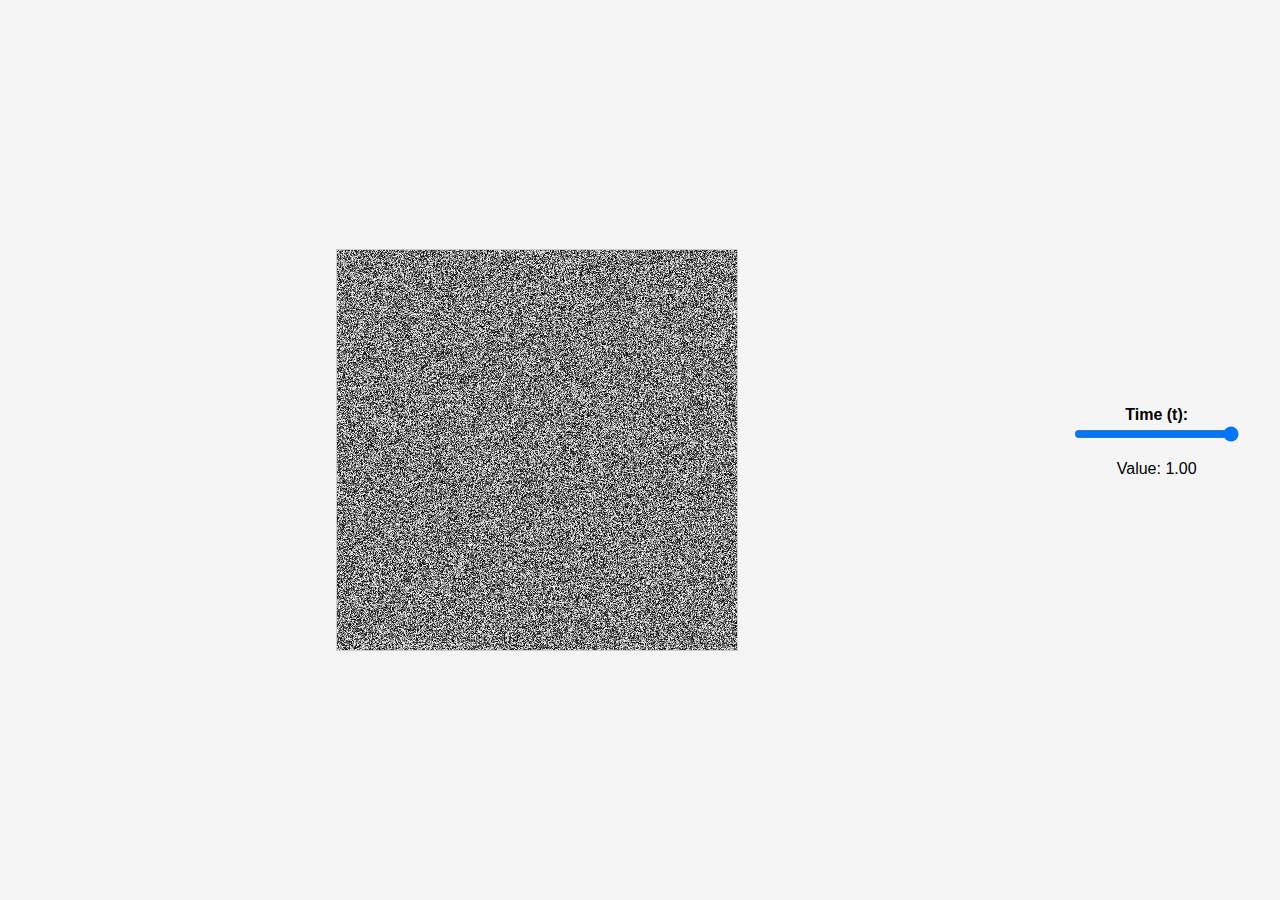
<file: projects/omniflow/index.html>
<!DOCTYPE html>
<html lang="en">
<head>
    <meta charset="UTF-8">
    <meta name="viewport" content="width=device-width, initial-scale=1.0">
    <title>Diffusion Process Visualization</title>
    <style>
        body {
            font-family: Arial, sans-serif;
            display: flex;
            justify-content: space-between;
            align-items: center;
            height: 100vh;
            margin: 0;
            padding: 0;
            background-color: #f5f5f5;
        }
        .container {
            display: flex;
            flex-direction: row;
            width: 100%;
            padding: 20px;
        }
        .image-container {
            flex: 1;
            display: flex;
            justify-content: center;
            align-items: center;
        }
        canvas {
            border: 1px solid #ccc;
        }
        .controls {
            flex: 0.2;
            display: flex;
            flex-direction: column;
            justify-content: center;
            align-items: center;
            text-align: center;
        }
        input[type="range"] {
            width: 80%;
        }
    </style>
</head>
<body>
    <div class="container">
        <div class="image-container">
            <canvas id="diffusionCanvas" width="400" height="400"></canvas>
        </div>
        <div class="controls">
            <label for="timeSlider"><strong>Time (t):</strong></label>
            <input id="timeSlider" type="range" min="0" max="1" step="0.01" value="1">
            <p>Value: <span id="timeValue">1.00</span></p>
        </div>
    </div>
    <script>
        const canvas = document.getElementById("diffusionCanvas");
        const ctx = canvas.getContext("2d");
        const slider = document.getElementById("timeSlider");
        const timeValue = document.getElementById("timeValue");

        // Function to generate a noisy image
        function generateNoiseImage(size, intensity) {
            const imageData = ctx.createImageData(size, size);
            const data = imageData.data;
            for (let i = 0; i < data.length; i += 4) {
                const noise = Math.random() * intensity;
                data[i] = noise; // Red
                data[i + 1] = noise; // Green
                data[i + 2] = noise; // Blue
                data[i + 3] = 255; // Alpha
            }
            return imageData;
        }

        // Function to simulate the diffusion process
        function applyDiffusion(imageData, t) {
            const data = imageData.data;
            for (let i = 0; i < data.length; i += 4) {
                const blend = (1 - t) * 255;
                data[i] = data[i] * t + blend; // Red
                data[i + 1] = data[i + 1] * t + blend; // Green
                data[i + 2] = data[i + 2] * t + blend; // Blue
            }
            return imageData;
        }

        // Initialize the canvas with noise
        const size = 400;
        let noiseImage = generateNoiseImage(size, 255);
        ctx.putImageData(noiseImage, 0, 0);

        // Update canvas based on slider
        slider.addEventListener("input", () => {
            const t = parseFloat(slider.value);
            timeValue.textContent = t.toFixed(2);

            // Generate diffusion effect
            const diffusedImage = applyDiffusion(noiseImage, t);
            ctx.putImageData(diffusedImage, 0, 0);
        });
    </script>
</body>
</html>
</file>
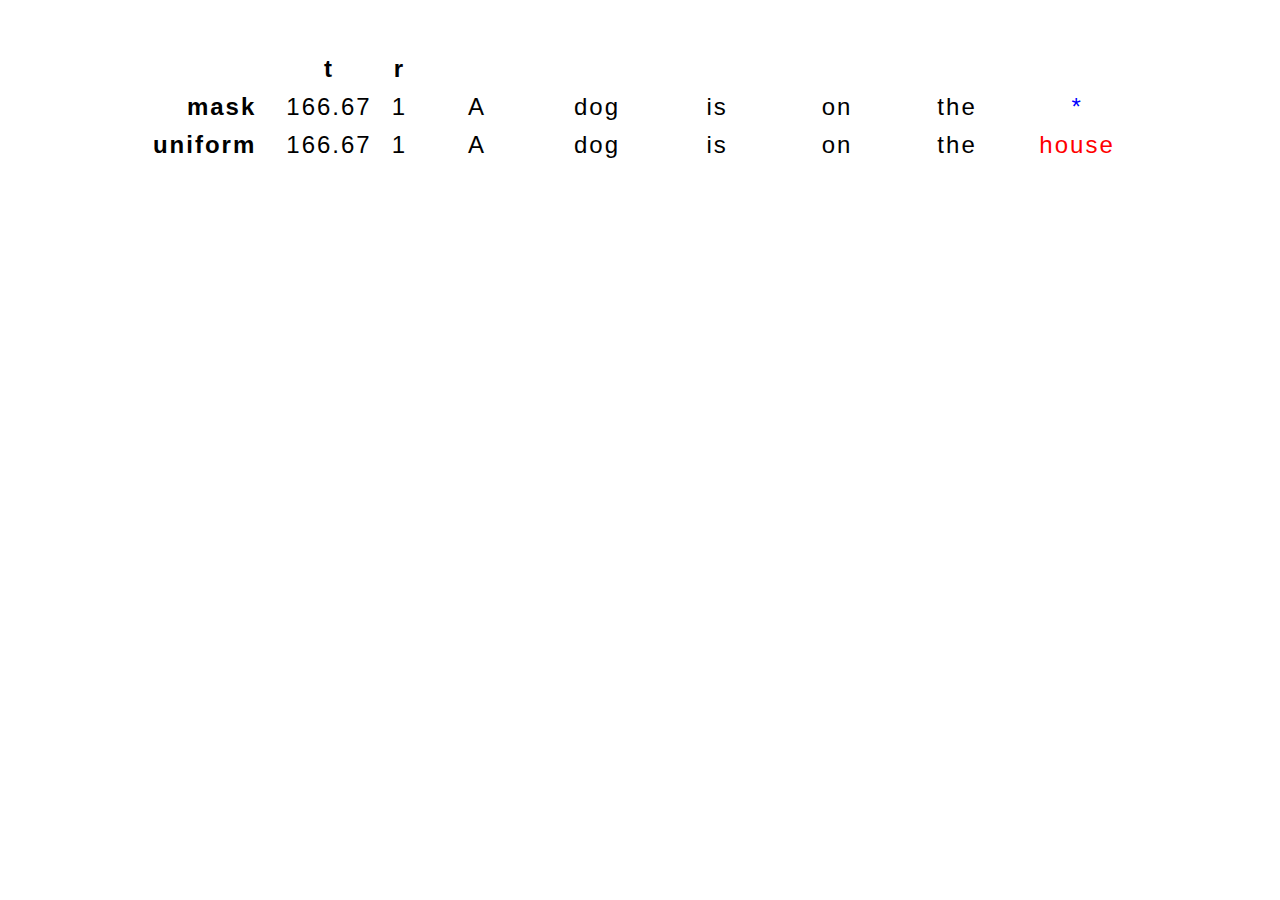
<file: misc/inception_mask.html>
<!DOCTYPE html>
<html lang="en">
<head>
    <meta charset="UTF-8">
    <meta name="viewport" content="width=device-width, initial-scale=1.0">
    <title>Mask Diffusion Example</title>
    <style>
        body {
            font-family: Arial, sans-serif;
            text-align: center;
            margin-top: 50px;
        }
        table {
            margin: 0 auto;
            border-collapse: collapse;
            font-size: 24px;
            letter-spacing: 2px;
        }
        td, th {
            padding: 5px 10px;
            border: 0px solid #ccc;
            text-align: center;
        }
        .masked {
            color: blue;
        }
        .random-mask {
            color: red;
        }
        .caption {
            font-weight: bold;
            text-align: right;
            padding-right: 20px;
        }
        .word-column {
            width: 100px;
        }
    </style>
</head>
<body>

<table id="maskTable">
    <thead>
        <tr>
            <th></th>
            <th>t</th>
            <th>r</th>
            <th class="word-column"></th>
            <th class="word-column"></th>
            <th class="word-column"></th>
            <th class="word-column"></th>
            <th class="word-column"></th>
            <th class="word-column"></th>
        </tr>
    </thead>
    <tbody>
        <tr>
            <td class="caption">mask</td>
            <td id="maskRatioMask">0</td>
            <td id="maskCountMask">0</td>
            <td class="word-column">A</td>
            <td class="word-column">dog</td>
            <td class="word-column">is</td>
            <td class="word-column">on</td>
            <td class="word-column">the</td>
            <td class="word-column">grass</td>
        </tr>
        <tr>
            <td class="caption">uniform</td>
            <td id="maskRatioUniform">0</td>
            <td id="maskCountUniform">0</td>
            <td class="word-column">A</td>
            <td class="word-column">dog</td>
            <td class="word-column">is</td>
            <td class="word-column">on</td>
            <td class="word-column">the</td>
            <td class="word-column">grass</td>
        </tr>
    </tbody>
</table>

<script>
    const words = ["A", "dog", "is", "on", "the", "grass"];
    const randomWords = ["cat", "tree", "house", "river", "sky", "mountain"];
    const maskTable = document.getElementById("maskTable").rows[1].cells;
    const randomMaskTable = document.getElementById("maskTable").rows[2].cells;
    let maskCount = 0;

    function getRandomWord() {
        return randomWords[Math.floor(Math.random() * randomWords.length)];
    }

    function updateMaskStats(rowId, ratioId, countId) {
        const totalWords = words.length;
        document.getElementById(countId).textContent = maskCount;
        document.getElementById(ratioId).textContent = (maskCount / totalWords * 1000).toFixed(2);
    }

    function startDiffusion(words, interval) {
        let currentIndex = words.length - 1; // Start from the last word
        maskCount = 0;

        const diffusionInterval = setInterval(() => {
            if (currentIndex < 0) {
                // Reset for the loop
                currentIndex = words.length - 1;
                maskCount = 0;
                // Restore the original text
                for (let i = 3; i < words.length + 3; i++) {
                    maskTable[i].textContent = words[i - 3];
                    maskTable[i].classList.remove('masked');
                    randomMaskTable[i].textContent = words[i - 3];
                    randomMaskTable[i].classList.remove('random-mask');
                }
                return;
            }
            maskTable[currentIndex + 3].textContent = '*';
            maskTable[currentIndex + 3].classList.add('masked');
            randomMaskTable[currentIndex + 3].textContent = getRandomWord();
            randomMaskTable[currentIndex + 3].classList.add('random-mask');
            maskCount++;
            updateMaskStats('maskTable', 'maskRatioMask', 'maskCountMask');
            updateMaskStats('maskTable', 'maskRatioUniform', 'maskCountUniform');
            currentIndex--;
        }, interval);
    }

    startDiffusion(words, 500); // Speed up the interval to 500ms
</script>

</body>
</html>
</file>
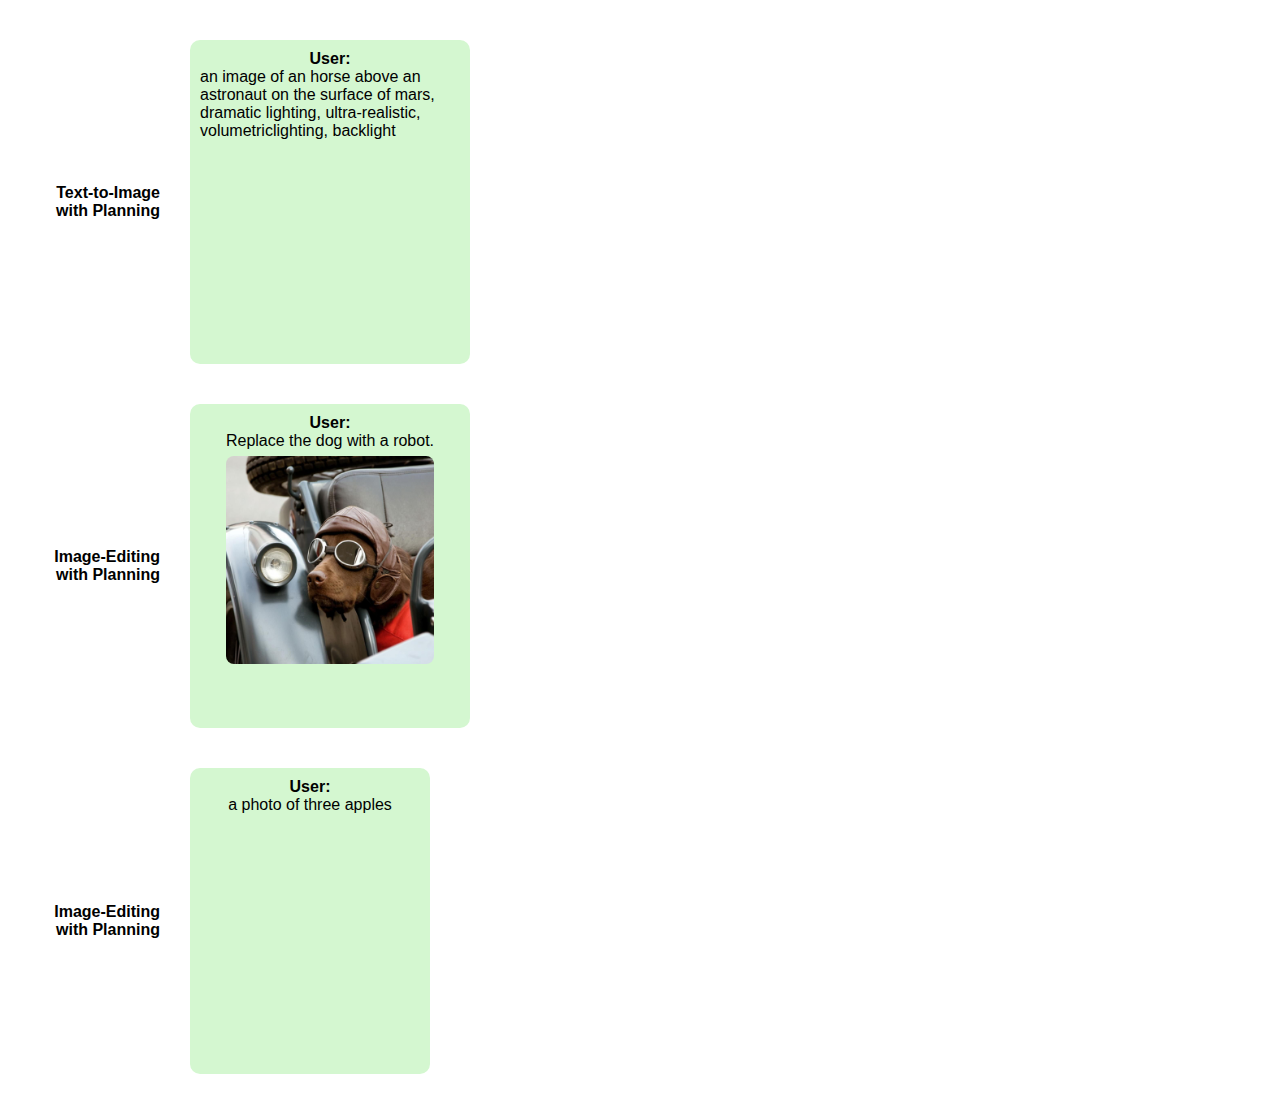
<file: projects/lavida_o/reflection.html>
<!DOCTYPE html>
<html lang="en">
<head>
  <meta charset="UTF-8">
  <title>Reflection + Planning Demo</title>
  <style>
    body {
      font-family: sans-serif;
      margin: 40px;
      display: flex;
      flex-direction: column;
      gap: 40px;
    }
    .row {
      display: flex;
      align-items: flex-start;
      gap: 20px;
    }
    .title {
      flex: 0 0 120px;
      font-weight: bold;
      text-align: right;
      margin-right: 10px;
    }
    .timeline {
      display: flex;
      gap: 20px;
      flex: 1;
    }
    .round {
      min-width: 220px;
      max-width: 260px;
      border-radius: 10px;
      padding: 10px;
      background: #f5f5f5;
      display: flex;
      flex-direction: column;
      align-items: center;
      opacity: 0;
      transition: opacity 0.5s ease-in;
    }
    .round.user {
      background: #d4f7d0;
    }
    .round.gpt {
      background: #e6e6e6;
    }
    .round.visible {
      opacity: 1;
    }
    .round img {
      max-width: 80%;
      height: auto;
      border-radius: 8px;
      margin-top: 6px;
    }
  </style>
</head>
<body>

<!-- Reflection row -->
<div class="row" style="align-items: center;">
    <div class="title">Text-to-Image with Planning</div>
    <div class="timeline" id="planningt2i"></div>
</div>

<!-- Planning row -->
<div class="row" style="align-items: center;">
    <div class="title">Image-Editing with Planning</div>
    <div class="timeline" id="planning"></div>
</div>


<!-- Planning row -->
<div class="row" style="align-items: center;">
    <div class="title">Image-Editing with Planning</div>
    <div class="timeline" id="reflection"></div>
</div>

  <script>
    // Example data
    const planningt2iData = [
      {"from":"user", "content":"<b>User:</b> an image of an horse above an astronaut on the surface of mars, dramatic lighting, ultra-realistic, volumetriclighting, backlight", "image":""},
      {"from":"gpt", "content":"<b>LaViDa-O:</b> Sure I should place the objects in the following manner: <span style='color:red'>horse [216][0][812][720] </span> <span style='color:yellow'>astronaut [388][688][644][1020] </span> ", "image":"ours/plan1.jpeg"},
      {"from":"gpt", "content":"<b>LaViDa-O:</b>", "image":"ours/plan2.jpeg"}
    ];
    const planningData = [
      {"from":"user", "content":"<b>User:</b> Replace the dog with a robot.", "image":"ours/plan5.jpeg"},
      {"from":"gpt", "content":"<b>LaViDa-O:</b> Sure I should consider replacing the objects in these locations : <span style='color:red'> dog (to be replaced with robot) [388][232][1024][940] </span>", "image":"ours/plan6.jpeg"},
      {"from":"gpt", "content":"<b>LaViDa-O:</b> ", "image":"ours/plan7.jpeg"}
    ];
    const reflectionData = [
      {"from":"user", "content":"<b>User:</b> a photo of three apples", "image":""},
      {"from":"gpt", "content":"<b>LaViDa-O:</b>This image is incorrect. There should be 3 apple, but only 2 exists in image. I should correct this.", "image":"ours/plan3.jpeg"},
      {"from":"gpt", "content":"<b>LaViDa-O:</b> ", "image":"ours/plan4.jpeg"}
    ];

    function showRoundsSequentially(containerId, rounds, delay=1500) {
      const container = document.getElementById(containerId);
      rounds.forEach((r, i) => {
        const div = document.createElement("div");
        div.className = "round " + r.from;
        div.innerHTML = r.content || "";
        if (r.image) {
          const img = document.createElement("img");
          img.src = r.image;
          div.appendChild(img);
        }
        container.appendChild(div);
        setTimeout(() => {
          div.classList.add("visible");
        }, i * delay);
      });
    }

    showRoundsSequentially("planningt2i", planningt2iData);
    showRoundsSequentially("planning", planningData);
    showRoundsSequentially("reflection", reflectionData);
  </script>
</body>
</html>
</file>
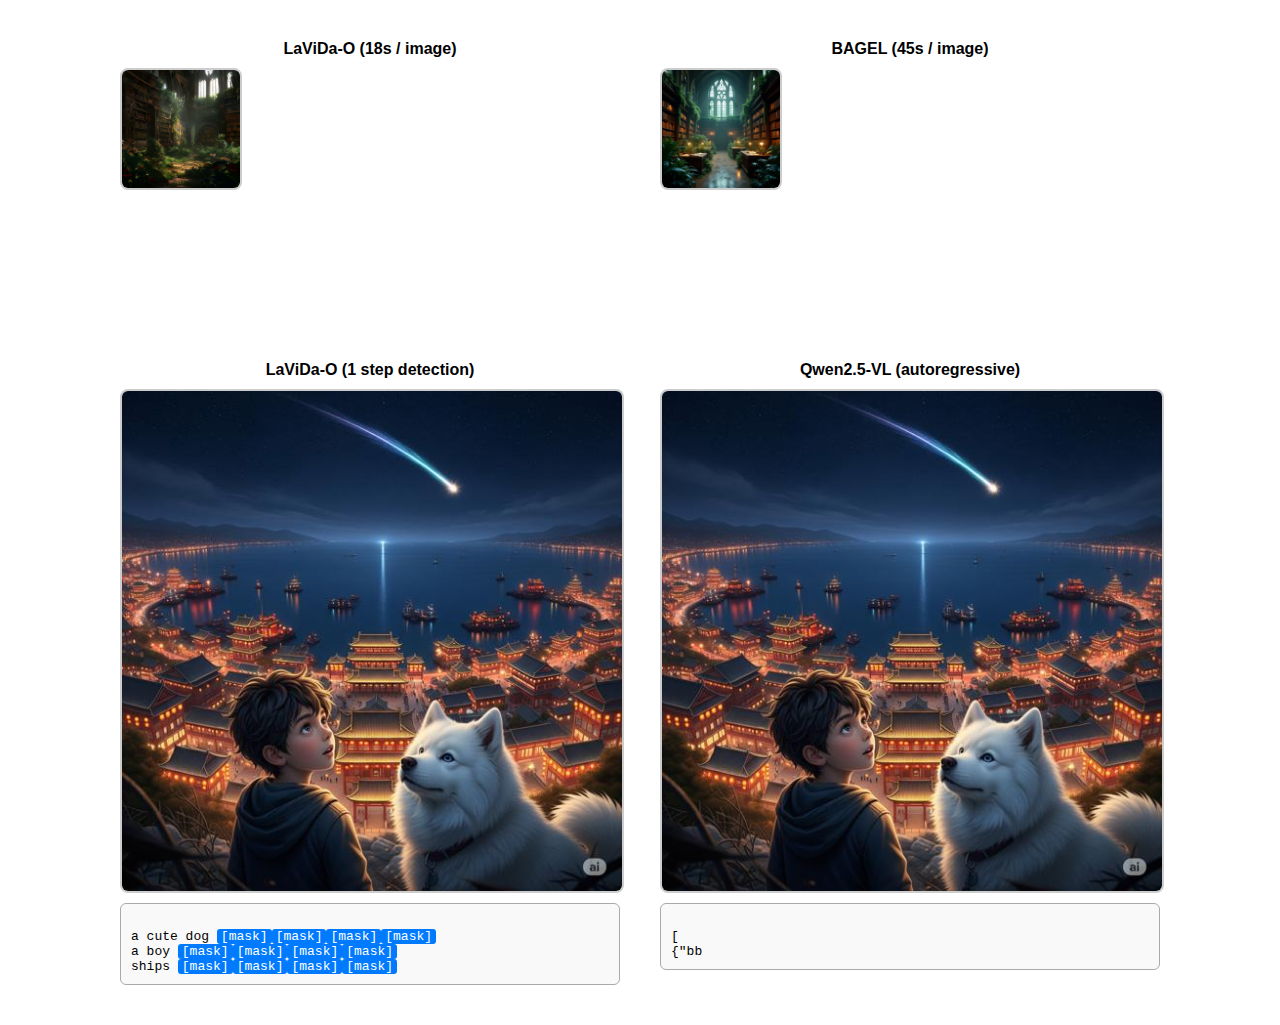
<file: projects/lavida_o/t2i_speed.html>
<!DOCTYPE html>
<html lang="en">
<head>
  <meta charset="UTF-8">
  <title>Image Generation + Detection Speed Comparison</title>
  <style>
    body {
      display: flex;
      flex-direction: column;
      gap: 60px;
      font-family: sans-serif;
      margin: 40px;
    }
    .row {
      display: flex;
      justify-content: center;
      align-items: flex-start;
      gap: 40px;
    }
    .column {
      width: 400px;
    }
    .title {
      text-align: center;
      font-weight: bold;
      margin-bottom: 10px;
    }
    .image-container {
      display: grid;
      gap: 10px;
    }
    .image-container.grid-2x4 {
      grid-template-columns: repeat(4, 1fr);
      grid-template-rows: repeat(2, 1fr);
    }
    .image-container.grid-1x4 {
      grid-template-columns: repeat(4, 1fr);
      grid-template-rows: 1fr;
    }
    .image-container img {
      width: 100%;
      opacity: 0;
      transition: opacity 0.5s ease-in;
      border: 2px solid #ccc;
      border-radius: 8px;
    }
    .image-container img.visible {
      opacity: 1;
    }
    /* Bounding box visualization */
    .bbox-container {
      position: relative;
      width: 100%;
      border: 2px solid #ccc;
      border-radius: 8px;
      overflow: hidden;
    }
    .bbox-container img {
      width: 100%;
      display: block;
    }
    .bbox {
      position: absolute;
      border: 4px solid yellow;
      box-sizing: border-box;
      pointer-events: none;
    }
    /* Text box */
    .textbox {
      margin-top: 10px;
      padding: 10px;
      border: 1px solid #aaa;
      border-radius: 6px;
      background: #f9f9f9;
      white-space: pre-line;
      font-family: monospace;
    }
    .mask {
      background-color: #007bff;
      color: white;
      padding: 0 4px;
      border-radius: 3px;
      animation: flash 0.2s alternate infinite;
    }
    @keyframes flash {
      from { opacity: 1; }
      to { opacity: 0.3; }
    }
  </style>

    <style>
    body {
      font-family: sans-serif;
      margin: 40px;
      display: flex;
      flex-direction: column;
      gap: 40px;
    }
    .row {
      display: flex;
      justify-content: center;
      gap: 40px;
    }
    .column {
      width: 500px;
    }
    .title {
      text-align: center;
      font-weight: bold;
      margin-bottom: 10px;
    }
    .dialogue {
      display: flex;
      flex-direction: column;
      gap: 10px;
    }
    .bubble {
      max-width: 80%;
      padding: 10px 14px;
      border-radius: 12px;
      line-height: 1.4;
    }
    .bubble.user {
      align-self: flex-start;
      background: #d4f7d0;
    }
    .bubble.gpt {
      align-self: flex-end;
      background: #e6e6e6;
    }
    .bubble img {
      max-width: 100%;
      border-radius: 8px;
      margin-top: 6px;
    }
  </style>
</head>
<body>

  <!-- Row 1: Image generation -->
  <div class="row">
    <div class="column">
      <div class="title">LaViDa-O (18s / image)</div>
      <div class="image-container grid-2x4" id="ours"></div>
    </div>
    <div class="column">
      <div class="title">BAGEL (45s / image)</div>
      <div class="image-container grid-1x4" id="theirs"></div>
    </div>
  </div>

  <!-- Row 2: Bounding box generation -->
  <div class="row">
    <div class="column">
      <div class="title">LaViDa-O (1 step detection)</div>
      <div class="bbox-container" id="ours-detect">
        <img id="ours-detect-img" src="" alt="Ours Detection">
      </div>
      <div class="textbox" id="ours-text">
a cute dog <span class="mask">[mask]</span><span class="mask">[mask]</span><span class="mask">[mask]</span><span class="mask">[mask]</span>
a boy <span class="mask">[mask]</span><span class="mask">[mask]</span><span class="mask">[mask]</span><span class="mask">[mask]</span>
ships <span class="mask">[mask]</span><span class="mask">[mask]</span><span class="mask">[mask]</span><span class="mask">[mask]</span>
      </div>
    </div>
    <div class="column">
      <div class="title">Qwen2.5-VL (autoregressive)</div>
      <div class="bbox-container" id="qwen-detect">
        <img id="qwen-detect-img" src="" alt="Qwen Detection">
      </div>
      <div class="textbox" id="qwen-text"></div>
    </div>
  </div>

  <script>
    // Image generation comparison
    const images_ours = [
      "ours/1.jpeg","ours/2.jpeg","ours/3.jpeg","ours/4.jpeg",
      "ours/5.jpeg","ours/6.jpeg","ours/7.jpeg","ours/8.jpeg"
    ];
    const images_theirs = [
      "bagel/1.webp","bagel/2.jpeg","bagel/3.jpeg","bagel/4.jpeg"
    ];
    const factor = 20;
    const latency_ours = 18 * 8 / factor;
    const latency_theirs = 41 * 4 / factor;

    function showImagesSequentially(containerId, images, totalLatency) {
      const container = document.getElementById(containerId);
      const interval = (totalLatency * 1000) / images.length;
      images.forEach((src, i) => {
        const img = document.createElement("img");
        img.src = src;
        container.appendChild(img);
        setTimeout(() => {
          img.classList.add("visible");
        }, i * interval);
      });
    }
    showImagesSequentially("ours", images_ours, latency_ours);
    showImagesSequentially("theirs", images_theirs, latency_theirs);

    // Detection comparison
    const base_img_for_detection = "ours/tmp.jpg"; // replace with actual image URL
    document.getElementById("ours-detect-img").src = base_img_for_detection;
    document.getElementById("qwen-detect-img").src = base_img_for_detection;

    // Ours bounding boxes (xyxy, raw size=1024)
    const ours_boxes = [
      {label:"dog", bbox:[552,620,1016,1012]},
      {label:"boy", bbox:[204,564,524,1016]},
      {label:"ships", bbox:[4,300,988,488]}
    ];
    // Qwen2.5-VL bounding boxes (xyxy, raw size=512)
    const qwen_boxes = [
      {label:"boy", bbox:[104,278,253,504]},
      {label:"dog", bbox:[279,311,460,504]},
      {label:"ships", bbox:[1,158,504,264]}
    ];

    // Utility to draw bboxes
    function drawBoxes(containerId, imgId, boxes, rawSize) {
    const container = document.getElementById(containerId);
    const img = document.getElementById(imgId);
    console.log("Draw Boxes", containerId, imgId, boxes, rawSize);
    function scale() {
        console.log("Sacle");
        const w = img.clientWidth;
        const h = img.clientHeight;
        if (w === 0 || h === 0) {
        console.warn("Image not sized yet:", img.src);
        return;
        }
        boxes.forEach(b => {
        const [x1,y1,x2,y2] = b.bbox;
        const div = document.createElement("div");
        div.className="bbox";
        div.style.left = (x1 * w / rawSize) + "px";
        div.style.top = (y1 * h / rawSize) + "px";
        div.style.width = ((x2 - x1) * w / rawSize) + "px";
        div.style.height = ((y2 - y1) * h / rawSize) + "px";
        container.appendChild(div);
        });
    }

    if (img.complete) {
        scale(); // already loaded
    } else {
        img.onload = scale; // wait for load
    }
    }

    // Animate Ours: replace masks and show boxes after 2s
    setTimeout(()=>{
      const oursText = document.getElementById("ours-text");
      oursText.textContent =
`
a cute dog [552][620][1016][1012]
a boy [204][564][524][1016]
ships [4][300][988][488]`;
      drawBoxes("ours-detect","ours-detect-img",ours_boxes,1024);
    },1000);

    // Animate Qwen: typewriter effect
    const qwen_output = `
[
\t{"bbox_2d": [104, 278, 253, 504], "label": "boy"},
\t{"bbox_2d": [279, 311, 460, 504], "label": "dog"},
\t{"bbox_2d": [1, 158, 504, 264], "label": "ships"}
]
`;


    const qwenBoxEl = document.getElementById("qwen-text");
    let idx = 0;
    let boxIdx = 0;
    // Track when each box finishes
    const boxEndIndices = [];
    // Find the end index of each box line in qwen_output
    let pos = 0;
    const lines = qwen_output.split('\n');
    lines.forEach((line, i) => {
      if (line.includes('"bbox_2d"')) {
        // End of this box line
        boxEndIndices.push(pos + line.length);
      }
      pos += line.length + 1; // +1 for newline
    });

    function typeWriter() {
      if (idx < qwen_output.length) {
        qwenBoxEl.textContent += qwen_output[idx];
        idx++;
        // Show box when its line finishes
        if (boxIdx < boxEndIndices.length && idx === boxEndIndices[boxIdx]) {
          drawBoxes("qwen-detect", "qwen-detect-img", [qwen_boxes[boxIdx]], 512);
          boxIdx++;
        }
        setTimeout(typeWriter, 30);
      } else {
        // Draw any remaining boxes (if needed)
        if (boxIdx < qwen_boxes.length) {
          for (; boxIdx < qwen_boxes.length; boxIdx++) {
            drawBoxes("qwen-detect", "qwen-detect-img", [qwen_boxes[boxIdx]], 512);
          }
        }
      }
    }
    setTimeout(typeWriter,500); // start after 0.5s
  </script>




</body>
</html>
</file>
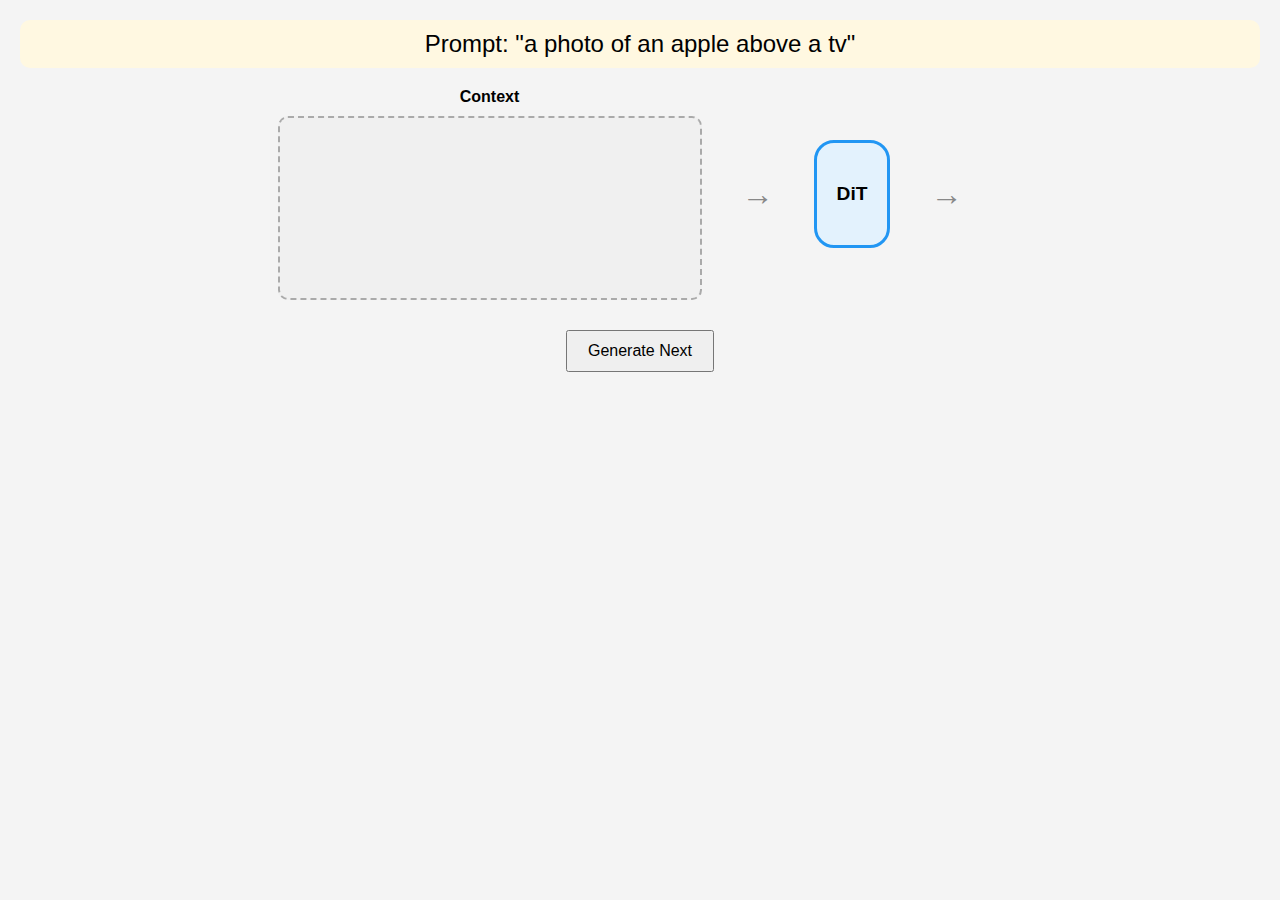
<file: projects/reflect_dit/fig.html>
<!DOCTYPE html>
<html lang="en">
<head>
  <meta charset="UTF-8">
  <title>Iterative Generation with Feedback</title>
  <style>
    body {
      font-family: sans-serif;
      background: #f4f4f4;
      margin: 0;
      padding: 20px;
    }

    .layout {
      display: flex;
      align-items: center;
      justify-content: center;
      gap: 40px;
      position: relative;
      overflow-x: auto;
    }

    .box {
      width: 150px;
      height: 150px;
      border: 3px dashed #bbb;
      border-radius: 12px;
      background-color: #fff;
      display: flex;
      justify-content: center;
      align-items: center;
      font-size: 0.9em;
      text-align: center;
      position: relative;
      opacity: 0;
      transform: scale(0.9);
      animation: fadeIn 0.6s forwards;
    }

    .box.correct {
      border-color: #2e7d32;
      background: #c8e6c9;
    }

    .box.moving {
      transition: transform 1s ease-in-out, opacity 1s ease-in-out;
    }

    @keyframes fadeIn {
      to {
        opacity: 1;
        transform: scale(1);
      }
    }

    .box-label {
      margin-top: 10px;
      font-size: 0.8em;
      text-align: center;
    }

    .arrow {
      font-size: 2em;
      color: #888;
    }

    .dit-box {
      padding: 40px 20px;
      border: 3px solid #2196f3;
      border-radius: 20px;
      background: #e3f2fd;
      font-weight: bold;
      font-size: 1.2em;
    }

    .feedback {
      position: absolute;
      bottom: -40px;
      font-size: 0.8em;
      background: #ffcdd2;
      padding: 5px;
      border-radius: 5px;
      white-space: nowrap;
    }

    .feedback.correct {
      background: #c8e6c9;
    }

    .prompt {
      text-align: center;
      font-size: 1.5em;
      background: #fff8e1;
      padding: 10px 20px;
      border-radius: 10px;
      margin-bottom: 20px;
    }

    .context {
      display: flex;
      flex-direction: column;
      align-items: center;
    }

    #contextArea {
      display: flex;
      flex-direction: row;
      gap: 20px;
      margin-top: 10px;
      min-height: 160px;
      min-width: 400px;
      border: 2px dashed #aaa;
      padding: 10px;
      background: #f0f0f0;
      border-radius: 10px;
      flex-wrap: wrap;
    }

    button {
      margin-top: 30px;
      padding: 10px 20px;
      font-size: 1em;
    }

    .gen-sequence {
      display: flex;
      align-items: center;
      gap: 20px;
    }

  </style>
</head>
<body>
  <div class="prompt">Prompt: "a photo of an apple above a tv"</div>

  <div class="layout">
    <div class="context">
      <div><strong>Context</strong></div>
      <div id="contextArea"></div>
    </div>

    <div class="arrow">→</div>
    <div class="dit-box">DiT</div>
    <div class="arrow">→</div>

    <div id="generationZone" class="gen-sequence"></div>
  </div>

  <div style="text-align: center;">
    <button onclick="generateNext()">Generate Next</button>
  </div>

  <script>
    const steps = [
      {
        img: 'Generation N-3',
        feedback: 'there should only be one apple',
        correct: false
      },
      {
        img: 'Generation N-2',
        feedback: 'apple is below the tv',
        correct: false
      },
      {
        img: 'Generation N-1',
        feedback: 'apple is inside the tv',
        correct: false
      },
      {
        img: 'Generation N',
        feedback: '✓ matches prompt',
        correct: true
      }
    ];

    let current = 0;

    function generateBox(step) {
      const box = document.createElement('div');
      box.className = 'box' + (step.correct ? ' correct' : '');
      box.innerText = step.img;

      const feedback = document.createElement('div');
      feedback.className = 'feedback' + (step.correct ? ' correct' : '');
      feedback.innerText = step.feedback;
      box.appendChild(feedback);

      return box;
    }

    function generateNext() {
      if (current >= steps.length) return;

      const zone = document.getElementById('generationZone');
      const ctx = document.getElementById('contextArea');
      const step = steps[current];
      const box = generateBox(step);
      zone.appendChild(box);

      // Wait for fade-in to complete before deciding outcome
      setTimeout(() => {
        if (step.correct) {
          const feedback = box.querySelector('.feedback');
          feedback.innerText = '✓ Image accepted';
          feedback.classList.add('correct');
        } else {
          // Add transition class for movement
          box.classList.add('moving');

          // Calculate destination box location (optional - placeholder move)
          const rectStart = box.getBoundingClientRect();
          ctx.appendChild(box); // Move DOM first to destination
          const rectEnd = box.getBoundingClientRect();

          const dx = rectStart.left - rectEnd.left;
          const dy = rectStart.top - rectEnd.top;

          box.style.transform = `translate(${dx}px, ${dy}px)`;
          box.style.opacity = 0;

          // Force browser to recalc layout
          requestAnimationFrame(() => {
            box.style.transition = 'transform 0.8s ease, opacity 0.8s ease';
            box.style.transform = 'translate(0, 0)';
            box.style.opacity = 1;
          });
        }
      }, 600); // after fadeIn

      current++;
    }
  </script>
</body>
</html>
</file>
<file: style.css>
/*   
From Colorado Reed

This is uncopyrighted, free, and offered as is.
Use it however you want but don't blame me if it breaks.

This incident will be reported.
*/

body {
    font-family: -apple-system, BlinkMacSystemFont, Helvetica-neue,
                 Helvetica, Arial, sans-serif, "Apple Color Emoji", "Segoe UI Emoji",
                 "Segoe UI Symbol";
    font-size: 1.1rem;
    line-height: 1.5em;
    color: #353033;
    background: #fff;
    max-width: 38rem;
    padding: 0 2rem;
    margin: auto;
  }
  
  h1 {
    font-size: 1.6em;
    color:#333;
    line-height: 1.5em;
    font-weight:normal;
    margin-top: 0;
  }
  
  .site {
    display: flex;
    min-height: 100vh;
    flex-direction: column;
  }
  
  .site-content {
    flex: 1;
    padding-top: 2rem;
  }
  
  .list-header h3,
  .list-header time { 
    display: inline;
  }
  
  p {
    line-height: 1.4em;
  }
  
  ul {
    list-style: none;
    margin: 0;
  }
  
  a {
    color: #353033;
    text-decoration-color: #3f5843;
    text-decoration-style: solid;
    text-decoration-thickness: .125em;
    text-underline-offset: 1.5px;
  }
  a:hover {
    color: #999;
  }
  
  
/*   
From Colorado Reed

This is uncopyrighted, free, and offered as is.
Use it however you want but don't blame me if it breaks.

This incident will be reported.
*/

@-webkit-keyframes name {
    0% {background-color:black;}
    100% {background-color:white;}
  }
  
  body {
    font-size: 1rem;
    max-width: 42rem;
    text-align: justify;
    -webkit-animation:name 0.5s;
  }
  
  footer svg {
    height: 16vw;
    width: 100%;
    opacity: 0.15;
  }
  
  .nav-list {
    padding: 0;
    text-align: center;
    margin-top: 1rem;
  }
  
  .profile-img {
    margin: auto;
    border: 1px solid #999;
    border-radius: 50%;
    height: 15rem;
    width: 15rem;
    background: url(./headshot.jpg);
    background-size: cover;
  }
  /* .profile-img:hover {
    background: url(../static/img/headshot-w-pretzel.jpeg);
    background-size: cover;
    background-repeat: no-repeat;
  }
   */
  
  .profile-text {
    margin-top: 2rem;
  }
  .profile-text ul {
    padding-left: 0.3rem;
    margin-top: 1rem;
  }
  
  .question {
    font-weight: bold;
    margin: 0;
    margin-top: 1rem;
  }
  
  .answer {
    margin-top: 0;
  
  }
  
  .section {
    margin-top: 3rem;
  }
  
  .social-links{
    text-align: center;
    margin-top: 0.5rem;
  }
  .social-links a {
    /* text-decoration: none; */
    opacity: 0.7;
    display: inline-block;
  }
  .social-links a+a {
    margin-left: 0.5rem;
  }
  .social-links a:hover {
    /* text-decoration: none; */
    opacity: 1.0;
  }
  .social-links svg {
    display: inline-block;
    height: 2rem;
    width: 2rem;
  }
  
  ul {
    padding: 0;
  }
  .publications li {
      margin-bottom: 3rem;
  }
  .publications h3 {
    text-align: center;
    margin: 2rem 0;
    /* font-style: italic; */
    border: 1px solid rgba(0,0,0,0.1);
    padding: 0.1rem 0;
    background: rgba(0,0,0,0.6);
    color: white;  
  }
  
  .title {
    font-weight: bolder;
  }
  .tldr{
    font-style: italic;
    color: gray;
    font-size: 0.9rem;
    margin-top:0.3rem;
    line-height: 1.1rem;
  }
  
  .awards ul, .advisees ul {
    padding-left: 1rem;
    list-style-type:square;
  }
  
  .email-bit {
    line-height: 1rem;
    font-family: mono;
    text-align: center;
    font-size: 0.7rem;
    color: rgba(0,0,0,0.2);
  }
  
  .email-bit span::selection {
      background: black;
      color: #33FF33;
  }
  
  .waviy {
    display: block;
    cursor: pointer;
    margin: auto;
    text-align: center;
    font-size: .8em;
    margin-top: -10px;
    font-style: italic;  
  }
  .waviy span {
    position: relative;
    display: inline-block;
    animation: flip 5s infinite;
    animation-delay: calc(.1s * var(--i));
    margin-left: -0.15rem;
  }
  @keyframes flip {
    0%,80% {
      transform: rotateY(360deg) 
    }
  }
  
  .waviy:hover {
    background: #ebebeb;
  }
  
  :checked + #tell-me-more {
    display: none;  
  }
  
  :checked ~ .more-bio {
    display: block;
  }
  
  .more-bio {
    display: none;
  }
  
  .pub-wrap {
    display: flex;
  }
  
  .pub-img, .pub-img img {
    max-width: 170px;
    width: 30vw;
    border-radius: 5px;
  }
  
  .pub {
    line-height: 1.2rem;
    margin-left: 2rem;
    margin-top: -6px;
  }
  .pub div {
    margin-bottom: 0.5rem;
  
  }
  
  .call-for-job {
    margin-top: 2rem;
    text-align: center;
    padding: 1rem;
    border: 1px dashed #ff7878;
    border-radius: 5px;
    font-style: italic;
  }
  
  @media all and (min-width:0px) and (max-width: 568px) {
    /* put your css styles in here */
    footer svg {
      display: none;
    }
  
    body{
      text-align: left;
      margin-bottom: 3rem;
      padding: 2rem 1rem;
    }
  
    .pub {
      margin-left: 0.5rem;
    }
  }
</file>
